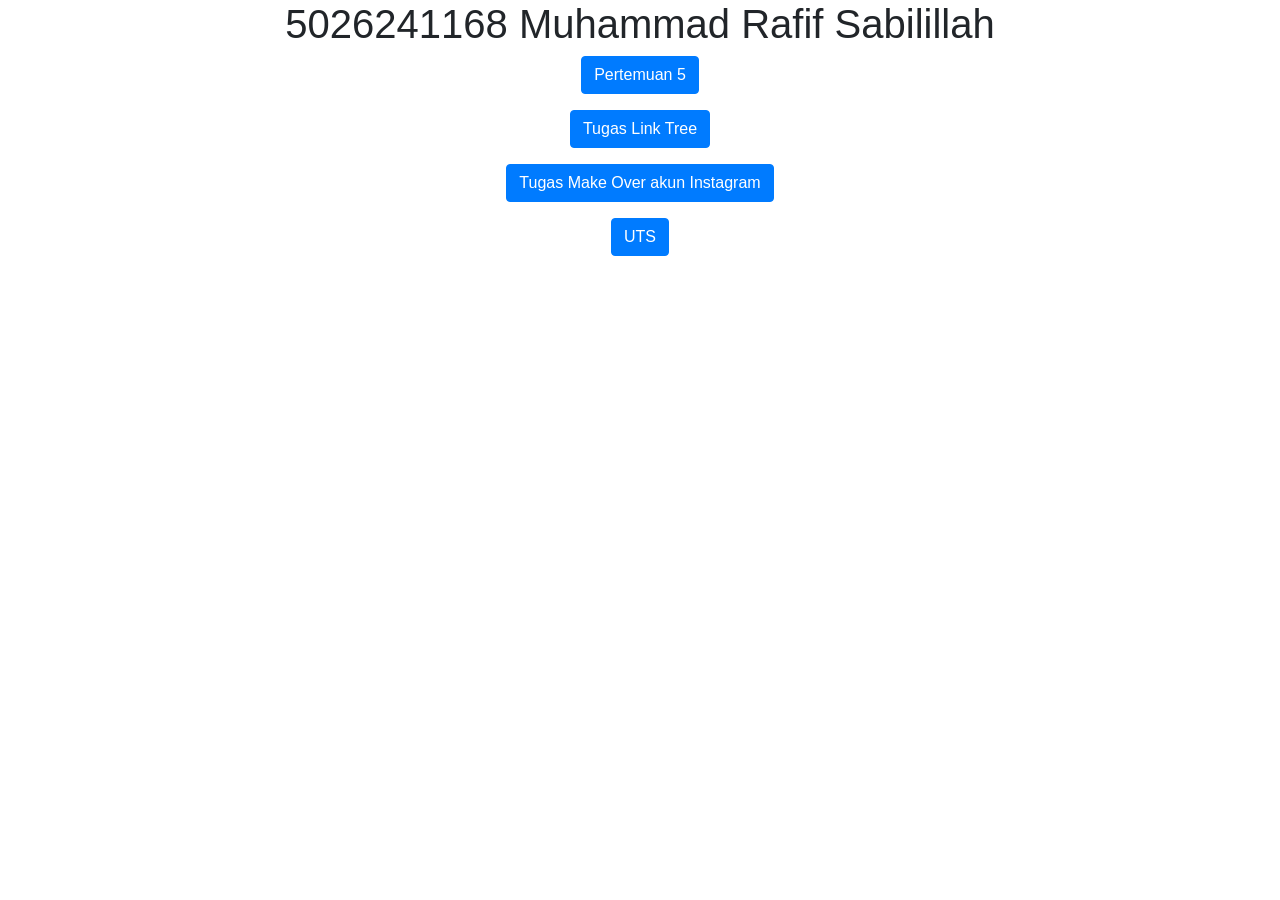
<file: index.html>
<!DOCTYPE html>
<html lang="en">

<head>
    <title>Linktree PemWeb</title>
    <meta charset="utf-8">
    <meta name="viewport" content="width=device-width, initial-scale=1">
    <link rel="stylesheet" href="https://cdn.jsdelivr.net/npm/bootstrap@4.6.2/dist/css/bootstrap.min.css">
    <script src="https://cdn.jsdelivr.net/npm/jquery@3.7.1/dist/jquery.slim.min.js"></script>
    <script src="https://cdn.jsdelivr.net/npm/popper.js@1.16.1/dist/umd/popper.min.js"></script>
    <script src="https://cdn.jsdelivr.net/npm/bootstrap@4.6.2/dist/js/bootstrap.bundle.min.js"></script>
</head>

<body>

    <div class="container">
        <center>
            <h1>5026241168 Muhammad Rafif Sabilillah</h1>
            <p>
                <a href="pertemuan5.html" target="_blank" class="btn btn-primary">
                    Pertemuan 5
                </a>
            </p>
            <p>
                <a href="linktree.html" target="_blank" class="btn btn-primary">
                    Tugas Link Tree
                </a>
            </p>
            <p>
                <a href="tugas-ets.html" target="_blank" class="btn btn-primary">
                    Tugas Make Over akun Instagram
                </a>
            </p>
            <p>
                <a href="startbootstrap-landing-page-gh-pages/5026241168_Muhammad_Rafif_Sabilillah.html" target="_blank" class="btn btn-primary">
                    UTS
                </a>
            </p>
        </center>
    </div>

</body>

</html>
</file>
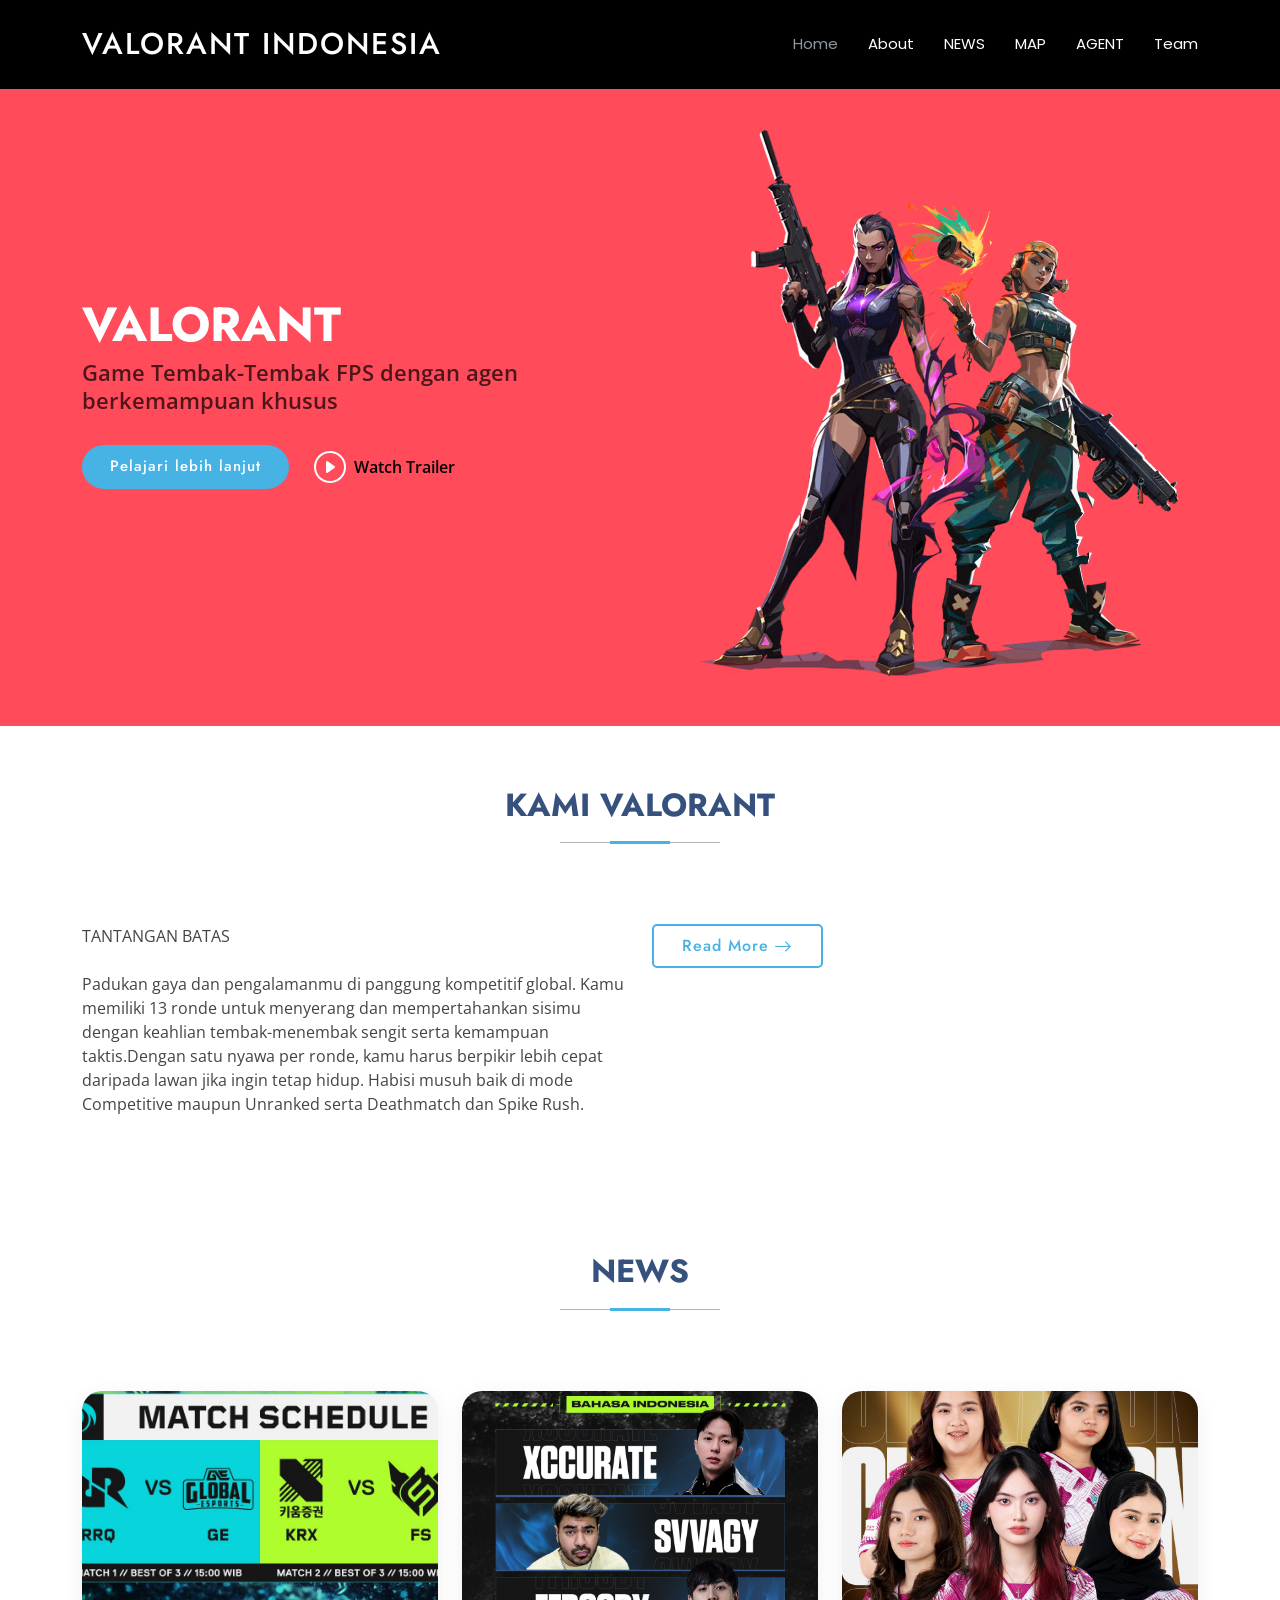
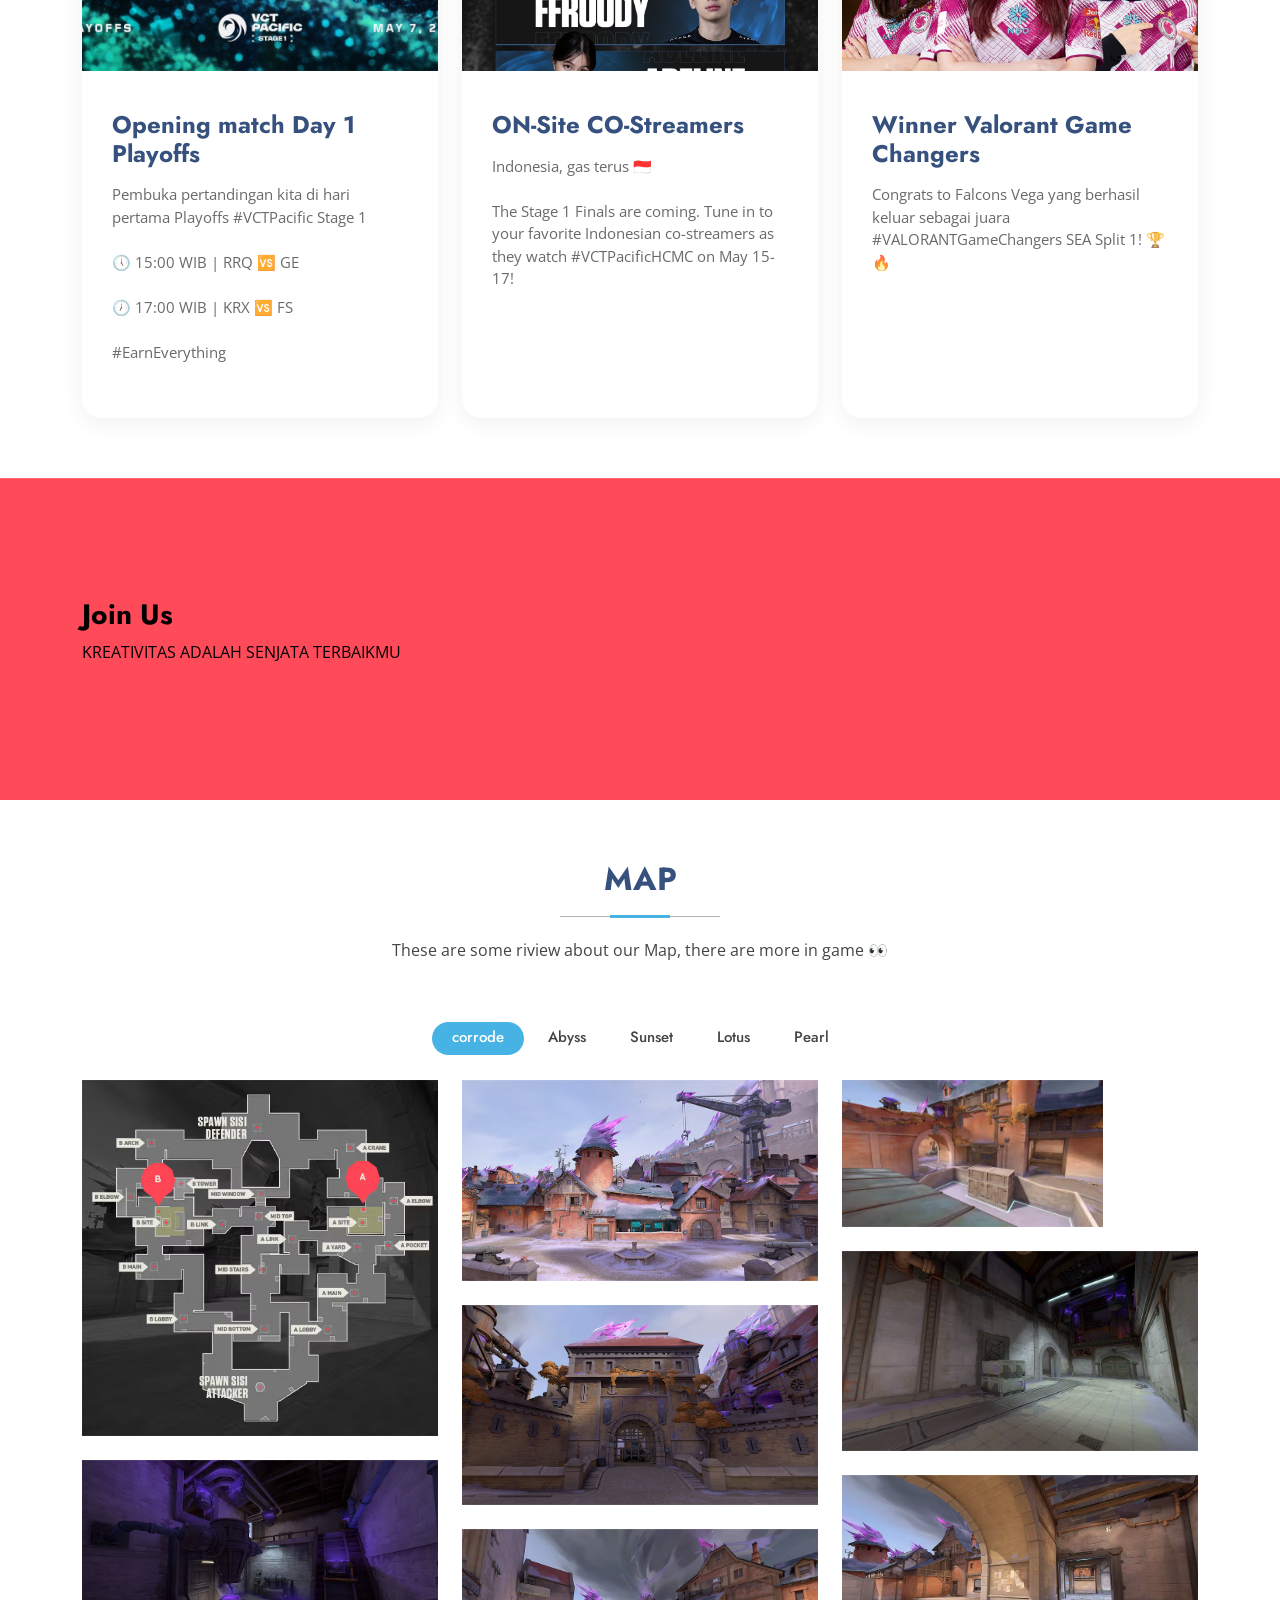
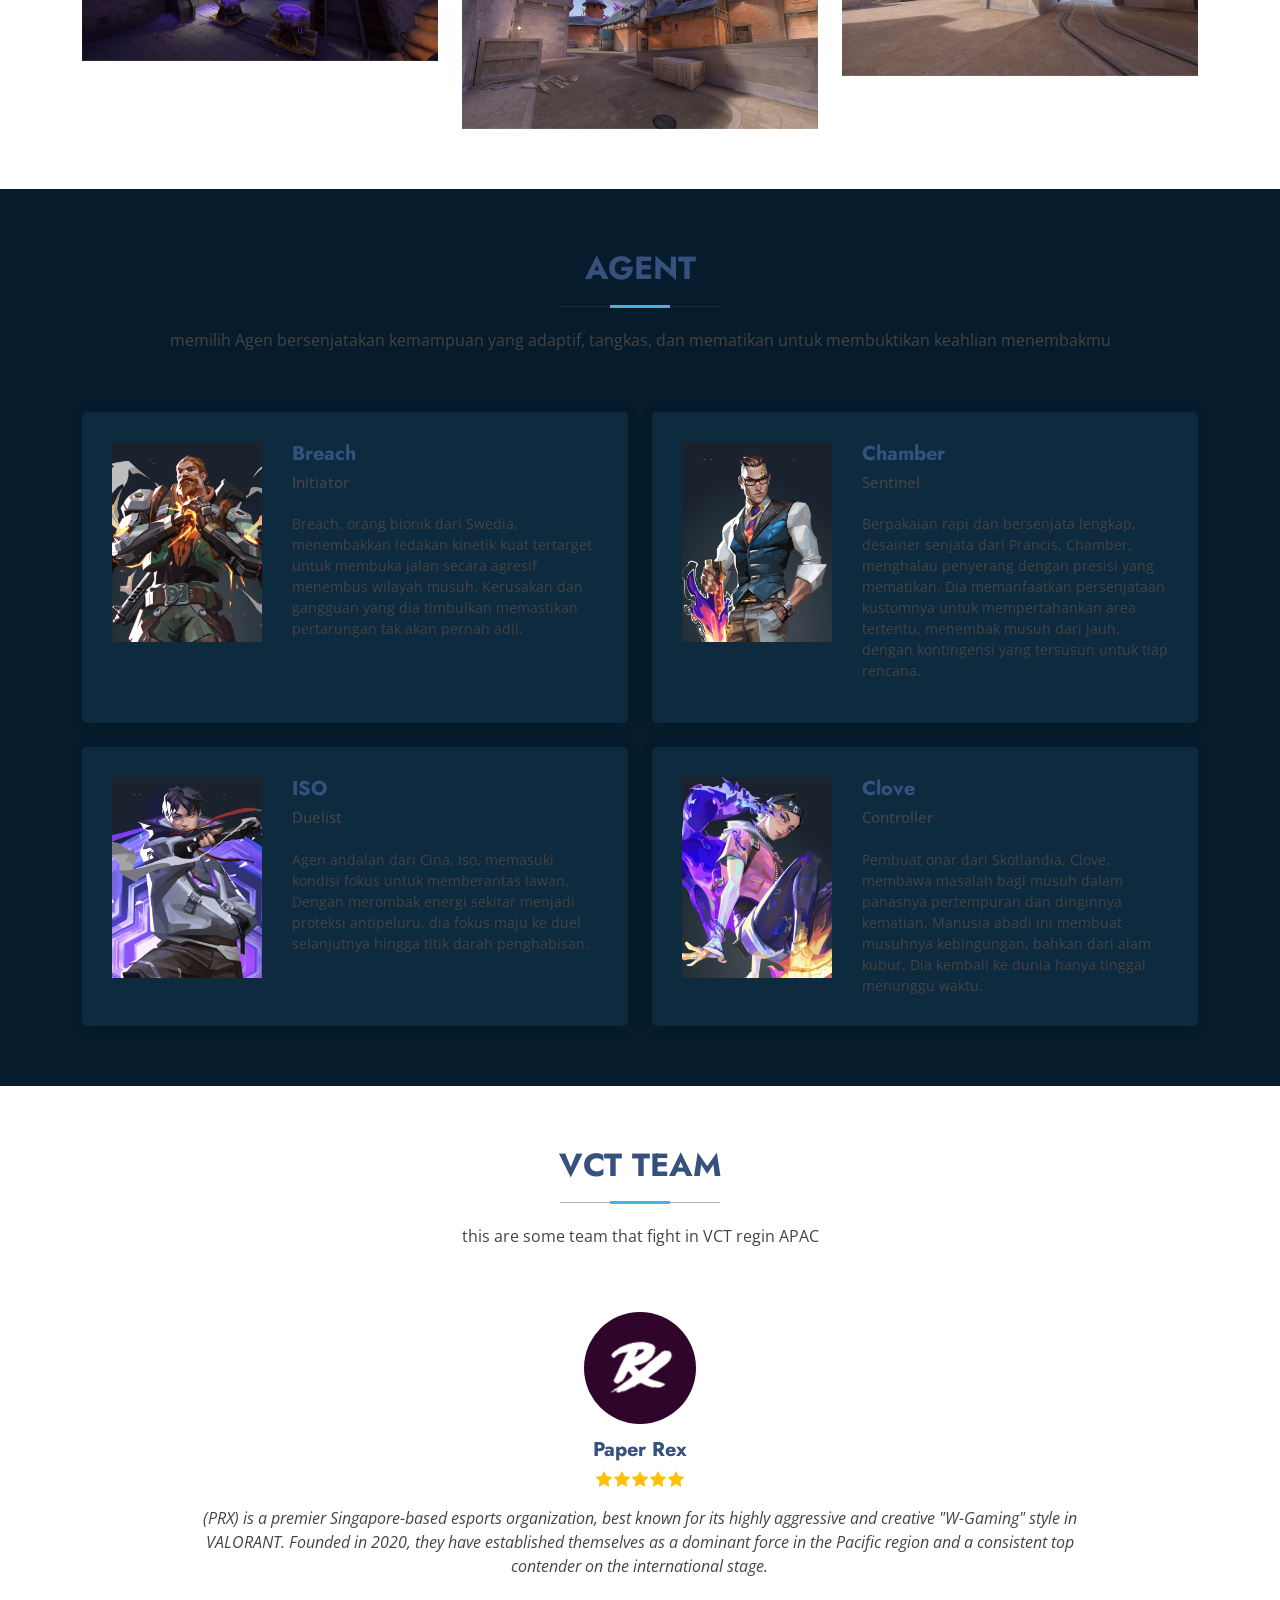
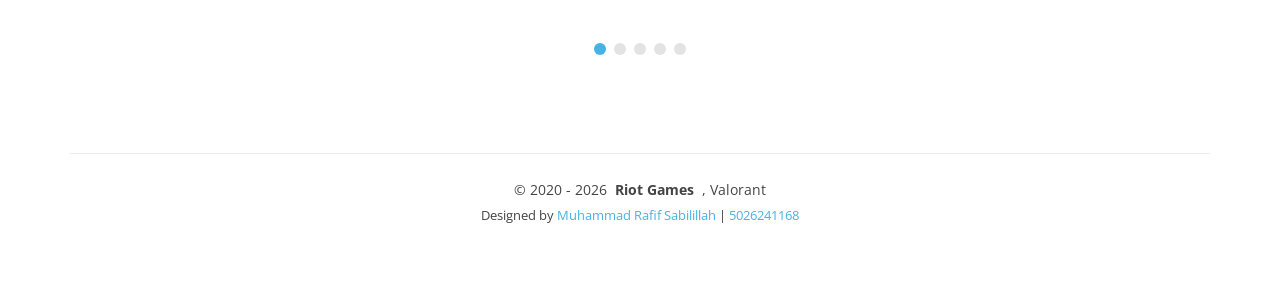
<file: tugas-ets.html>
<!DOCTYPE html>
<html lang="en">

<head>
  <meta charset="utf-8">
  <meta content="width=device-width, initial-scale=1.0" name="viewport">
  <title>Valorant Indonesia</title>
  <meta name="description" content="">
  <meta name="keywords" content="">

  <!-- Favicons -->
  <link href="assets/img/Valorant.png" rel="icon">
  <link href="assets/img/apple-touch-icon.png" rel="apple-touch-icon">

  <!-- Fonts -->
  <link href="https://fonts.googleapis.com" rel="preconnect">
  <link href="https://fonts.gstatic.com" rel="preconnect" crossorigin>
  <link href="https://fonts.googleapis.com/css2?family=Open+Sans:ital,wght@0,300;0,400;0,500;0,600;0,700;0,800;1,300;1,400;1,500;1,600;1,700;1,800&family=Poppins:ital,wght@0,100;0,200;0,300;0,400;0,500;0,600;0,700;0,800;0,900;1,100;1,200;1,300;1,400;1,500;1,600;1,700;1,800;1,900&family=Jost:ital,wght@0,100;0,200;0,300;0,400;0,500;0,600;0,700;0,800;0,900;1,100;1,200;1,300;1,400;1,500;1,600;1,700;1,800;1,900&display=swap" rel="stylesheet">

  <!-- Vendor CSS Files -->
  <link href="assets/vendor/bootstrap/css/bootstrap.min.css" rel="stylesheet">
  <link href="assets/vendor/bootstrap-icons/bootstrap-icons.css" rel="stylesheet">
  <link href="assets/vendor/aos/aos.css" rel="stylesheet">
  <link href="assets/vendor/glightbox/css/glightbox.min.css" rel="stylesheet">
  <link href="assets/vendor/swiper/swiper-bundle.min.css" rel="stylesheet">

  <!-- Main CSS File -->
  <link href="assets/css/style.css" rel="stylesheet">

  <!-- =======================================================
  * Template Name: Arsha
  * Template URL: https://bootstrapmade.com/arsha-free-bootstrap-html-template-corporate/
  * Updated: Feb 22 2025 with Bootstrap v5.3.3
  * Author: BootstrapMade.com
  * License: https://bootstrapmade.com/license/
  ======================================================== -->
</head>

<body class="index-page">

  <header id="header" class="header d-flex align-items-center fixed-top">
    <div class="container-fluid container-xl position-relative d-flex align-items-center">

      <a href="index.html" class="logo d-flex align-items-center me-auto">
        <!-- Uncomment the line below if you also wish to use an image logo -->
        <!-- <img src="assets/img/logo.webp" alt=""> -->
        <h1 class="sitename">VALORANT INDONESIA</h1>
      </a>

      <nav id="navmenu" class="navmenu">
        <ul>
          <li><a href="#hero" class="active">Home</a></li>
          <li><a href="#about">About</a></li>
          <li><a href="#work-process">NEWS</a></li>
          <li><a href="#MAP">MAP</a></li>
          <li><a href="#team">AGENT</a></li>
          <li><a href="#testimonials">Team</a></li>
        </ul>
        <i class="mobile-nav-toggle d-xl-none bi bi-list"></i>
      </nav>

    </div>
  </header>

  <main class="main">

    <!-- Hero Section -->
    <section id="hero" class="hero section dark-background">

      <div class="container">
        <div class="row gy-4">
          <div class="col-md-6 order-2 order-lg-1 d-flex flex-column justify-content-center" data-aos="zoom-out">
            <h1>VALORANT</h1>
            <p>Game Tembak-Tembak FPS dengan agen berkemampuan khusus</p>
            <div class="d-flex">
              <a href="#about" class="btn-get-started">Pelajari lebih lanjut</a>
              <a href="https://youtu.be/e_E9W2vsRbQ?si=RiMC3XucAw8qXenn" class="glightbox btn-watch-video d-flex align-items-center"><i class="bi bi-play-circle"></i><span>Watch Trailer</span></a>
            </div>
          </div>
          <div class="col-lg-6 order-1 order-lg-2 hero-img" data-aos="zoom-out" data-aos-delay="200">
            <img src="assets/img/hero-img.avif" class="img-fluid animated" alt="">
          </div>
        </div>
      </div>

    </section><!-- /Hero Section -->


    <!-- About Section -->
    <section id="about" class="about section">

      <!-- Section Title -->
      <div class="container section-title" data-aos="fade-up">
        <h2>KAMI VALORANT</h2>
      </div><!-- End Section Title -->

      <div class="container">

        <div class="row gy-4">

          <div class="col-lg-6 content" data-aos="fade-up" data-aos-delay="100">
            <p>
              TANTANGAN BATAS<br></br>
              Padukan gaya dan pengalamanmu di panggung kompetitif global. Kamu memiliki 13 ronde untuk menyerang dan mempertahankan sisimu dengan keahlian tembak-menembak sengit serta kemampuan taktis.Dengan satu nyawa per ronde, kamu harus berpikir lebih cepat daripada lawan jika ingin tetap hidup. Habisi musuh baik di mode Competitive maupun Unranked serta Deathmatch dan Spike Rush.
            </p>
          </div>

          <div class="col-lg-6" data-aos="fade-up" data-aos-delay="200">
            <a href="https://youtu.be/e_E9W2vsRbQ?si=RiMC3XucAw8qXenn" class="read-more"><span>Read More</span><i class="bi bi-arrow-right"></i></a>
          </div>

        </div>

      </div>

    </section><!-- /About Section -->


    <!-- Work Process Section -->
    <section id="work-process" class="work-process section">

      <!-- Section Title -->
      <div class="container section-title" data-aos="fade-up">
        <h2>NEWS</h2>
      </div><!-- End Section Title -->

      <div class="container" data-aos="fade-up" data-aos-delay="100">

        <div class="row gy-5">

          <div class="col-lg-4" data-aos="fade-up" data-aos-delay="200">
            <div class="steps-item">
              <div class="steps-image">
                <img src="assets/img/steps/schedule-1.jpg" alt="Step 1" class="img-fluid" loading="lazy">
              </div>
              <div class="steps-content">
                <h3>Opening match Day 1 Playoffs </h3>
                <p>Pembuka pertandingan kita di hari pertama Playoffs #VCTPacific Stage 1<br></br>🕔 15:00 WIB | RRQ 🆚 GE <br></br>
🕖 17:00 WIB | KRX 🆚 FS <br></br> #EarnEverything</p>
                <div class="steps-features">
                  <div class="feature-item">
                  </div>
                </div>
              </div>
            </div><!-- End Steps Item -->
          </div>

          <div class="col-lg-4" data-aos="fade-up" data-aos-delay="300">
            <div class="steps-item">
              <div class="steps-image">
                <img src="assets/img/steps/Stream-1.jpg" alt="Step 2" class="img-fluid" loading="lazy">
              </div>
              <div class="steps-content">
                <h3>ON-Site CO-Streamers</h3>
                <p>Indonesia, gas terus 🇮🇩 <br></br> The Stage 1 Finals are coming. Tune in to your favorite Indonesian co-streamers as they watch #VCTPacificHCMC on May 15-17!</p>
                <div class="steps-features">
                  <div class="feature-item">
                  </div>
                </div>
              </div>
            </div><!-- End Steps Item -->
          </div>

          <div class="col-lg-4" data-aos="fade-up" data-aos-delay="400">
            <div class="steps-item">
              <div class="steps-image">
                <img src="assets/img/steps/Champs-1.jpg" alt="Step 3" class="img-fluid" loading="lazy">
              </div>
              <div class="steps-content">
                <h3>Winner Valorant Game Changers</h3>
                <p>Congrats to Falcons Vega yang berhasil keluar sebagai juara #VALORANTGameChangers SEA Split 1! 🏆🔥</p>
                <div class="steps-features">
                  <div class="feature-item">
                </div>
              </div>
            </div><!-- End Steps Item -->
          </div>

        </div>

      </div>

    </section><!-- /Work Process Section -->

    <!-- Call To Action Section -->
    <section id="call-to-action" class="call-to-action section dark-background">

      <img src="assets/img/bg/bg-8.jpg" alt="">

      <div class="container">

        <div class="row" data-aos="zoom-in" data-aos-delay="100">
          <div class="col-xl-9 text-center text-xl-start">
            <h3>Join Us</h3>
            <p>KREATIVITAS ADALAH SENJATA TERBAIKMU</p>
          </div>
        </div>

      </div>

    </section><!-- /Call To Action Section -->

    <!-- MAP Section -->
    <section id="MAP" class="MAP section">

      <!-- Section Title -->
      <div class="container section-title" data-aos="fade-up">
        <h2>MAP</h2>
        <p>These are some riview about our Map, there are more in game 👀</p>
      </div><!-- End Section Title -->

      <div class="container">

        <div class="isotope-layout" data-default-filter=".map-corrode" data-layout="masonry" data-sort="original-order">

          <ul class="MAP-filters isotope-filters" data-aos="fade-up" data-aos-delay="100">
            <li data-filter=".map-corrode" class="filter-active">corrode</li>
            <li data-filter=".map-abyss">Abyss</li>
            <li data-filter=".map-sunset">Sunset</li>
            <li data-filter=".map-lotus">Lotus</li>
            <li data-filter=".map-pearl">Pearl</li>
          </ul><!-- End MAP Filters -->

          <div class="row gy-4 isotope-container" data-aos="fade-up" data-aos-delay="200">

            <div class="col-lg-4 col-md-6 MAP-item isotope-item map-corrode">
              <img src="assets/img/MAP/corrode.avif" class="img-fluid" alt="">
              <div class="MAP-info">
                <h4>Corrode</h4>
                <p>Kota kastil Prancis yang kini menjadi fasilitas penambangan radianite. Bertempurlah menggunakan mesin industri untuk menjebol pertahanan berlapis dalam peta tiga jalur tradisional ini</p>
                <a href="assets/img/MAP/corrode.avif" data-gallery="MAP-gallery-corrode" class="glightbox preview-link"><i class="bi bi-zoom-in"></i></a>
                <a href="MAP-details.html" title="More Details" class="details-link"><i class="bi bi-link-45deg"></i></a>
              </div>
            </div><!-- End MAP Item -->

             <div class="col-lg-4 col-md-6 MAP-item isotope-item map-corrode">
              <img src="assets/img/MAP/corrode-1.avif" class="img-fluid" alt="">
              <div class="MAP-info">
                <a href="assets/img/MAP/corrode-1.avif" data-gallery="MAP-gallery-corrode" class="glightbox preview-link"><i class="bi bi-zoom-in"></i></a>
                <a href="MAP-details.html" title="More Details" class="details-link"><i class="bi bi-link-45deg"></i></a>
              </div>
            </div><!-- End MAP Item -->

             <div class="col-lg-3 col-md-6 MAP-item isotope-item map-corrode">
              <img src="assets/img/MAP/corrode-2.avif" class="img-fluid MAP-bigger" alt="">
              <div class="MAP-info">
                <a href="assets/img/MAP/corrode-2.avif" data-gallery="MAP-gallery-corrode" class="glightbox preview-link"><i class="bi bi-zoom-in"></i></a>
                <a href="MAP-details.html" title="More Details" class="details-link"><i class="bi bi-link-45deg"></i></a>
              </div>
            </div><!-- End MAP Item -->

            <div class="col-lg-4 col-md-6 MAP-item isotope-item map-corrode">
              <img src="assets/img/MAP/corrode-3.avif" class="img-fluid" alt="">
              <div class="MAP-info">
                <a href="assets/img/MAP/corrode-3.avif" data-gallery="MAP-gallery-corrode" class="glightbox preview-link"><i class="bi bi-zoom-in"></i></a>
                <a href="MAP-details.html" title="More Details" class="details-link"><i class="bi bi-link-45deg"></i></a>
              </div>
            </div><!-- End MAP Item -->

            <div class="col-lg-4 col-md-6 MAP-item isotope-item map-corrode">
              <img src="assets/img/MAP/corrode-4.avif" class="img-fluid" alt="">
              <div class="MAP-info">
                <a href="assets/img/MAP/corrode-4.avif" data-gallery="MAP-gallery-corrode" class="glightbox preview-link"><i class="bi bi-zoom-in"></i></a>
                <a href="MAP-details.html" title="More Details" class="details-link"><i class="bi bi-link-45deg"></i></a>
              </div>
            </div><!-- End MAP Item -->

             <div class="col-lg-4 col-md-6 MAP-item isotope-item map-corrode">
              <img src="assets/img/MAP/corrode-5.avif" class="img-fluid" alt="">
              <div class="MAP-info">
                <a href="assets/img/MAP/corrode-5.avif" data-gallery="MAP-gallery-corrode" class="glightbox preview-link"><i class="bi bi-zoom-in"></i></a>
                <a href="MAP-details.html" title="More Details" class="details-link"><i class="bi bi-link-45deg"></i></a>
              </div>
            </div><!-- End MAP Item -->

            <div class="col-lg-4 col-md-6 MAP-item isotope-item map-corrode">
              <img src="assets/img/MAP/corrode-6.avif" class="img-fluid" alt="">
              <div class="MAP-info">
                <a href="assets/img/MAP/corrode-6.avif" data-gallery="MAP-gallery-corrode" class="glightbox preview-link"><i class="bi bi-zoom-in"></i></a>
                <a href="MAP-details.html" title="More Details" class="details-link"><i class="bi bi-link-45deg"></i></a>
              </div>
            </div><!-- End MAP Item -->

            <div class="col-lg-4 col-md-6 MAP-item isotope-item map-corrode">
              <img src="assets/img/MAP/corrode-7.avif" class="img-fluid" alt="">
              <div class="MAP-info">
                <a href="assets/img/MAP/corrode-7.avif" data-gallery="MAP-gallery-corrode" class="glightbox preview-link"><i class="bi bi-zoom-in"></i></a>
                <a href="MAP-details.html" title="More Details" class="details-link"><i class="bi bi-link-45deg"></i></a>
              </div>
            </div><!-- End MAP Item -->

            <div class="col-lg-4 col-md-6 MAP-item isotope-item map-abyss">
              <img src="assets/img/MAP/Abyss.png" class="img-fluid" alt="">
              <div class="MAP-info">
                <h4>Abyss</h4>
                <p>Lihatlah ke dalam Abyss, pangkalan rahasia yang terkubur jauh di dalam jurang yang tidak tertembus dan tidak berujung. <br></br> Manfaatkan medan terjal untuk strategi baru utility, atau untuk memancing musuh. Risiko besar bisa memberikan imbalan besar. Kamu hanya perlu mengeksekusi dengan tepat.</p>
                <a href="assets/img/MAP/Abyss.png" data-gallery="MAP-gallery-abyss" class="glightbox preview-link"><i class="bi bi-zoom-in"></i></a>
                <a href="MAP-details.html" title="More Details" class="details-link"><i class="bi bi-link-45deg"></i></a>
              </div>
            </div><!-- End MAP Item -->

            <div class="col-lg-4 col-md-6 MAP-item isotope-item map-abyss">
              <img src="assets/img/MAP/Abyss-1.avif" class="img-fluid" alt="">
              <div class="MAP-info">
                <a href="assets/img/MAP/Abyss-1.avif" data-gallery="MAP-gallery-abyss" class="glightbox preview-link"><i class="bi bi-zoom-in"></i></a>
                <a href="MAP-details.html" title="More Details" class="details-link"><i class="bi bi-link-45deg"></i></a>
              </div>
            </div><!-- End MAP Item -->

             <div class="col-lg-3 col-md-6 MAP-item isotope-item map-abyss">
              <img src="assets/img/MAP/Abyss-2.avif" class="img-fluid corrode" alt="">
              <div class="MAP-info">
                <a href="assets/img/MAP/Abyss-2.avif" data-gallery="MAP-gallery-abyss" class="glightbox preview-link"><i class="bi bi-zoom-in"></i></a>
                <a href="MAP-details.html" title="More Details" class="details-link"><i class="bi bi-link-45deg"></i></a>
              </div>
            </div><!-- End MAP Item -->

            <div class="col-lg-4 col-md-6 MAP-item isotope-item map-abyss">
              <img src="assets/img/MAP/abyss-3.avif" class="img-fluid" alt="">
              <div class="MAP-info">
                <a href="assets/img/MAP/abyss-3.avif" data-gallery="MAP-gallery-abyss" class="glightbox preview-link"><i class="bi bi-zoom-in"></i></a>
                <a href="MAP-details.html" title="More Details" class="details-link"><i class="bi bi-link-45deg"></i></a>
              </div>
            </div><!-- End MAP Item -->

            <div class="col-lg-4 col-md-6 MAP-item isotope-item map-abyss">
              <img src="assets/img/MAP/Abyss-4.avif" class="img-fluid" alt="">
              <div class="MAP-info">
                <a href="assets/img/MAP/Abyss-4.avif" data-gallery="MAP-gallery-abyss" class="glightbox preview-link"><i class="bi bi-zoom-in"></i></a>
                <a href="MAP-details.html" title="More Details" class="details-link"><i class="bi bi-link-45deg"></i></a>
              </div>
            </div><!-- End MAP Item -->
            
            <div class="col-lg-4 col-md-6 MAP-item isotope-item map-abyss">
              <img src="assets/img/MAP/Abyss-5.avif" class="img-fluid" alt="">
              <div class="MAP-info">
                <a href="assets/img/MAP/Abyss-5.avif" data-gallery="MAP-gallery-abyss" class="glightbox preview-link"><i class="bi bi-zoom-in"></i></a>
                <a href="MAP-details.html" title="More Details" class="details-link"><i class="bi bi-link-45deg"></i></a>
              </div>
            </div><!-- End MAP Item -->

            <div class="col-lg-4 col-md-6 MAP-item isotope-item map-abyss">
              <img src="assets/img/MAP/Abyss-6.avif" class="img-fluid" alt="">
              <div class="MAP-info">
                <a href="assets/img/MAP/Abyss-6.avif" data-gallery="MAP-gallery-abyss" class="glightbox preview-link"><i class="bi bi-zoom-in"></i></a>
                <a href="MAP-details.html" title="More Details" class="details-link"><i class="bi bi-link-45deg"></i></a>
              </div>
            </div><!-- End MAP Item -->

            <div class="col-lg-4 col-md-6 MAP-item isotope-item map-abyss">
              <img src="assets/img/MAP/Abyss-7.avif" class="img-fluid" alt="">
              <div class="MAP-info">
                <a href="assets/img/MAP/Abyss-7.avif" data-gallery="MAP-gallery-abyss" class="glightbox preview-link"><i class="bi bi-zoom-in"></i></a>
                <a href="MAP-details.html" title="More Details" class="details-link"><i class="bi bi-link-45deg"></i></a>
              </div>
            </div><!-- End MAP Item -->

            <div class="col-lg-4 col-md-6 MAP-item isotope-item map-sunset">
              <img src="assets/img/MAP/Sunset.avif" class="img-fluid" alt="">
              <div class="MAP-info">
                <h4>Sunset</h4>
                <p>Sebuah bencana di fasilitas Kingdom setempat berpotensi melanda seluruh kawasan di sekitar. Kunjungi truk makanan favoritmu, lalu bertarunglah ke seluruh penjuru kota di peta tiga jalur tradisional ini.</p>
                <a href="assets/img/MAP/Sunset.avif" data-gallery="MAP-gallery-sunset" class="glightbox preview-link"><i class="bi bi-zoom-in"></i></a>
                <a href="MAP-details.html" title="More Details" class="details-link"><i class="bi bi-link-45deg"></i></a>
              </div>
            </div><!-- End MAP Item -->

             <div class="col-lg-4 col-md-6 MAP-item isotope-item map-sunset">
              <img src="assets/img/MAP/Sunset-1.avif" class="img-fluid" alt="">
              <div class="MAP-info">
                <a href="assets/img/MAP/Sunset-1.avif" data-gallery="MAP-gallery-sunset" class="glightbox preview-link"><i class="bi bi-zoom-in"></i></a>
                <a href="MAP-details.html" title="More Details" class="details-link"><i class="bi bi-link-45deg"></i></a>
              </div>
            </div><!-- End MAP Item -->

             <div class="col-lg-3 col-md-6 MAP-item isotope-item map-sunset">
              <img src="assets/img/MAP/Sunset-2.avif" class="img-fluid MAP-bigger" alt="">
              <div class="MAP-info">
                <a href="assets/img/MAP/Sunset-2.avif" data-gallery="MAP-gallery-sunset" class="glightbox preview-link"><i class="bi bi-zoom-in"></i></a>
                <a href="MAP-details.html" title="More Details" class="details-link"><i class="bi bi-link-45deg"></i></a>
              </div>
            </div><!-- End MAP Item -->

            <div class="col-lg-4 col-md-6 MAP-item isotope-item map-sunset">
              <img src="assets/img/MAP/Sunset-3.avif" class="img-fluid" alt="">
              <div class="MAP-info">
                <a href="assets/img/MAP/Sunset-3.avif" data-gallery="MAP-gallery-sunset" class="glightbox preview-link"><i class="bi bi-zoom-in"></i></a>
                <a href="MAP-details.html" title="More Details" class="details-link"><i class="bi bi-link-45deg"></i></a>
              </div>
            </div><!-- End MAP Item -->

            <div class="col-lg-4 col-md-6 MAP-item isotope-item map-sunset">
              <img src="assets/img/MAP/Sunset-4.avif" class="img-fluid" alt="">
              <div class="MAP-info">
                <a href="assets/img/MAP/Sunset-4.avif" data-gallery="MAP-gallery-sunset" class="glightbox preview-link"><i class="bi bi-zoom-in"></i></a>
                <a href="MAP-details.html" title="More Details" class="details-link"><i class="bi bi-link-45deg"></i></a>
              </div>
            </div><!-- End MAP Item -->

             <div class="col-lg-4 col-md-6 MAP-item isotope-item map-sunset">
              <img src="assets/img/MAP/Sunset-5.avif" class="img-fluid" alt="">
              <div class="MAP-info">
                <a href="assets/img/MAP/Sunset-5.avif" data-gallery="MAP-gallery-sunset" class="glightbox preview-link"><i class="bi bi-zoom-in"></i></a>
                <a href="MAP-details.html" title="More Details" class="details-link"><i class="bi bi-link-45deg"></i></a>
              </div>
            </div><!-- End MAP Item -->

            <div class="col-lg-4 col-md-6 MAP-item isotope-item map-sunset">
              <img src="assets/img/MAP/Sunset-6.avif" class="img-fluid" alt="">
              <div class="MAP-info">
                <a href="assets/img/MAP/Sunset-6.avif" data-gallery="MAP-gallery-sunset" class="glightbox preview-link"><i class="bi bi-zoom-in"></i></a>
                <a href="MAP-details.html" title="More Details" class="details-link"><i class="bi bi-link-45deg"></i></a>
              </div>
            </div><!-- End MAP Item -->

            <div class="col-lg-4 col-md-6 MAP-item isotope-item map-sunset">
              <img src="assets/img/MAP/Sunset-7.avif" class="img-fluid" alt="">
              <div class="MAP-info">
                <a href="assets/img/MAP/Sunset-7.avif" data-gallery="MAP-gallery-sunset" class="glightbox preview-link"><i class="bi bi-zoom-in"></i></a>
                <a href="MAP-details.html" title="More Details" class="details-link"><i class="bi bi-link-45deg"></i></a>
              </div>
            </div><!-- End MAP Item -->

            <div class="col-lg-4 col-md-6 MAP-item isotope-item map-lotus">
              <img src="assets/img/MAP/lotus.avif" class="img-fluid" alt="">
              <div class="MAP-info">
                <h4>Lotus</h4>
                <p>Sebuah struktur misterius lokasi saluran astral yang memancarkan kekuatan kuno. Pintu-pintu batu besar memberi banyak peluang pergerakan dan membuka jalan menuju tiga situs misterius.</p>
                <a href="assets/img/MAP/lotus.avif" data-gallery="MAP-gallery-lotus" class="glightbox preview-link"><i class="bi bi-zoom-in"></i></a>
                <a href="MAP-details.html" title="More Details" class="details-link"><i class="bi bi-link-45deg"></i></a>
              </div>
            </div><!-- End MAP Item -->

             <div class="col-lg-4 col-md-6 MAP-item isotope-item map-lotus">
              <img src="assets/img/MAP/lotus-1.avif" class="img-fluid" alt="">
              <div class="MAP-info">
                <a href="assets/img/MAP/lotus-1.avif" data-gallery="MAP-gallery-lotus" class="glightbox preview-link"><i class="bi bi-zoom-in"></i></a>
                <a href="MAP-details.html" title="More Details" class="details-link"><i class="bi bi-link-45deg"></i></a>
              </div>
            </div><!-- End MAP Item -->

             <div class="col-lg-3 col-md-6 MAP-item isotope-item map-lotus">
              <img src="assets/img/MAP/lotus-2.avif" class="img-fluid MAP-bigger" alt="">
              <div class="MAP-info">
                <a href="assets/img/MAP/lotus-2.avif" data-gallery="MAP-gallery-lotus" class="glightbox preview-link"><i class="bi bi-zoom-in"></i></a>
                <a href="MAP-details.html" title="More Details" class="details-link"><i class="bi bi-link-45deg"></i></a>
              </div>
            </div><!-- End MAP Item -->

            <div class="col-lg-4 col-md-6 MAP-item isotope-item map-lotus">
              <img src="assets/img/MAP/lotus-3.avif" class="img-fluid" alt="">
              <div class="MAP-info">
                <a href="assets/img/MAP/lotus-3.avif" data-gallery="MAP-gallery-lotus" class="glightbox preview-link"><i class="bi bi-zoom-in"></i></a>
                <a href="MAP-details.html" title="More Details" class="details-link"><i class="bi bi-link-45deg"></i></a>
              </div>
            </div><!-- End MAP Item -->

            <div class="col-lg-4 col-md-6 MAP-item isotope-item map-lotus">
              <img src="assets/img/MAP/lotus-4.avif" class="img-fluid" alt="">
              <div class="MAP-info">
                <a href="assets/img/MAP/lotus-4.avif" data-gallery="MAP-gallery-lotus" class="glightbox preview-link"><i class="bi bi-zoom-in"></i></a>
                <a href="MAP-details.html" title="More Details" class="details-link"><i class="bi bi-link-45deg"></i></a>
              </div>
            </div><!-- End MAP Item -->

             <div class="col-lg-4 col-md-6 MAP-item isotope-item map-lotus">
              <img src="assets/img/MAP/lotus-5.avif" class="img-fluid" alt="">
              <div class="MAP-info">
                <a href="assets/img/MAP/lotus-5.avif" data-gallery="MAP-gallery-lotus" class="glightbox preview-link"><i class="bi bi-zoom-in"></i></a>
                <a href="MAP-details.html" title="More Details" class="details-link"><i class="bi bi-link-45deg"></i></a>
              </div>
            </div><!-- End MAP Item -->

            <div class="col-lg-4 col-md-6 MAP-item isotope-item map-lotus">
              <img src="assets/img/MAP/lotus-6.avif" class="img-fluid" alt="">
              <div class="MAP-info">
                <a href="assets/img/MAP/lotus-6.avif" data-gallery="MAP-gallery-lotus" class="glightbox preview-link"><i class="bi bi-zoom-in"></i></a>
                <a href="MAP-details.html" title="More Details" class="details-link"><i class="bi bi-link-45deg"></i></a>
              </div>
            </div><!-- End MAP Item -->
            
            <div class="col-lg-4 col-md-6 MAP-item isotope-item map-pearl">
              <img src="assets/img/MAP/pearl.avif" class="img-fluid" alt="">
              <div class="MAP-info">
                <h4>Pearl</h4>
                <p>Tim Penyerang push ke area Tim Pertahanan di peta dua lokasi, berlatar di kota bawah laut yang meriah. Pearl adalah peta berbasis geografi tanpa mekanika.<br></br>Lancarkan aksi melalui jalur mid yang padat atau sisi sayap yang lebih jauh di peta pertama yang berlatar di Omega Earth.</p>
                <a href="assets/img/MAP/pearl.avif" data-gallery="MAP-gallery-pearl" class="glightbox preview-link"><i class="bi bi-zoom-in"></i></a>
                <a href="MAP-details.html" title="More Details" class="details-link"><i class="bi bi-link-45deg"></i></a>
              </div>
            </div><!-- End MAP Item -->

             <div class="col-lg-4 col-md-6 MAP-item isotope-item map-pearl">
              <img src="assets/img/MAP/pearl-1.avif" class="img-fluid" alt="">
              <div class="MAP-info">
                <a href="assets/img/MAP/pearl-1.avif" data-gallery="MAP-gallery-pearl" class="glightbox preview-link"><i class="bi bi-zoom-in"></i></a>
                <a href="MAP-details.html" title="More Details" class="details-link"><i class="bi bi-link-45deg"></i></a>
              </div>
            </div><!-- End MAP Item -->

             <div class="col-lg-3 col-md-6 MAP-item isotope-item map-pearl">
              <img src="assets/img/MAP/pearl-2.avif" class="img-fluid MAP-bigger" alt="">
              <div class="MAP-info">
                <a href="assets/img/MAP/pearl-2.avif" data-gallery="MAP-gallery-pearl" class="glightbox preview-link"><i class="bi bi-zoom-in"></i></a>
                <a href="MAP-details.html" title="More Details" class="details-link"><i class="bi bi-link-45deg"></i></a>
              </div>
            </div><!-- End MAP Item -->

            <div class="col-lg-4 col-md-6 MAP-item isotope-item map-pearl">
              <img src="assets/img/MAP/pearl-3.avif" class="img-fluid" alt="">
              <div class="MAP-info">
                <a href="assets/img/MAP/pearl-3.avif" data-gallery="MAP-gallery-pearl" class="glightbox preview-link"><i class="bi bi-zoom-in"></i></a>
                <a href="MAP-details.html" title="More Details" class="details-link"><i class="bi bi-link-45deg"></i></a>
              </div>
            </div><!-- End MAP Item -->

            <div class="col-lg-4 col-md-6 MAP-item isotope-item map-pearl">
              <img src="assets/img/MAP/pearl-4.avif" class="img-fluid" alt="">
              <div class="MAP-info">
                <a href="assets/img/MAP/pearl-4.avif" data-gallery="MAP-gallery-pearl" class="glightbox preview-link"><i class="bi bi-zoom-in"></i></a>
                <a href="MAP-details.html" title="More Details" class="details-link"><i class="bi bi-link-45deg"></i></a>
              </div>
            </div><!-- End MAP Item -->

             <div class="col-lg-4 col-md-6 MAP-item isotope-item map-pearl">
              <img src="assets/img/MAP/pearl-5.avif" class="img-fluid" alt="">
              <div class="MAP-info">
                <a href="assets/img/MAP/pearl-5.avif" data-gallery="MAP-gallery-pearl" class="glightbox preview-link"><i class="bi bi-zoom-in"></i></a>
                <a href="MAP-details.html" title="More Details" class="details-link"><i class="bi bi-link-45deg"></i></a>
              </div>
            </div><!-- End MAP Item -->

            <div class="col-lg-4 col-md-6 MAP-item isotope-item map-pearl">
              <img src="assets/img/MAP/pearl-6.avif" class="img-fluid" alt="">
              <div class="MAP-info">
                <a href="assets/img/MAP/pearl-6.avif" data-gallery="MAP-gallery-pearl" class="glightbox preview-link"><i class="bi bi-zoom-in"></i></a>
                <a href="MAP-details.html" title="More Details" class="details-link"><i class="bi bi-link-45deg"></i></a>
              </div>
            </div><!-- End MAP Item -->

            <div class="col-lg-4 col-md-6 MAP-item isotope-item map-pearl">
              <img src="assets/img/MAP/pearl-7.avif" class="img-fluid" alt="">
              <div class="MAP-info">
                <a href="assets/img/MAP/pearl-7.avif" data-gallery="MAP-gallery-pearl" class="glightbox preview-link"><i class="bi bi-zoom-in"></i></a>
                <a href="MAP-details.html" title="More Details" class="details-link"><i class="bi bi-link-45deg"></i></a>
              </div>
            </div><!-- End MAP Item -->




          </div><!-- End MAP Container -->

        </div>

      </div>

    </section><!-- /MAP Section -->

    <!-- Team Section -->
    <section id="team" class="team section team-background">

      <!-- Section Title -->
      <div class="container section-title" data-aos="fade-up">
        <h2>AGENT</h2>
        <p>memilih Agen bersenjatakan kemampuan yang adaptif, tangkas, dan mematikan untuk membuktikan keahlian menembakmu</p>
      </div><!-- End Section Title -->

      <div class="container ">

        <div class="row gy-4">

          <div class="col-lg-6" data-aos="fade-up" data-aos-delay="100 ">
            <div class="team-member d-flex align-items-start ">
              <div class="pic"><img src="assets/img/person/Agen-1.avif" class="img-fluid" alt=""></div>
              <div class="member-info">
                <h4>Breach</h4>
                <span>Initiator</span>
                <p>Breach, orang bionik dari Swedia, menembakkan ledakan kinetik kuat tertarget untuk membuka jalan secara agresif menembus wilayah musuh. Kerusakan dan gangguan yang dia timbulkan memastikan pertarungan tak akan pernah adil.</p>
              </div>
            </div>
          </div><!-- End Team Member -->

          <div class="col-lg-6" data-aos="fade-up" data-aos-delay="200">
            <div class="team-member d-flex align-items-start">
              <div class="pic"><img src="assets/img/person/Agen-2.avif" class="img-fluid" alt=""></div>
              <div class="member-info">
                <h4>Chamber</h4>
                <span>Sentinel</span>
                <p>Berpakaian rapi dan bersenjata lengkap, desainer senjata dari Prancis, Chamber, menghalau penyerang dengan presisi yang mematikan. Dia memanfaatkan persenjataan kustomnya untuk mempertahankan area tertentu, menembak musuh dari jauh, dengan kontingensi yang tersusun untuk tiap rencana.</p>
                <div class="social">
                </div>
              </div>
            </div>
          </div><!-- End Team Member -->

          <div class="col-lg-6" data-aos="fade-up" data-aos-delay="300">
            <div class="team-member d-flex align-items-start">
              <div class="pic"><img src="assets/img/person/Agen-3.avif" class="img-fluid" alt=""></div>
              <div class="member-info">
                <h4>ISO</h4>
                <span>Duelist</span>
                <p>Agen andalan dari Cina, Iso, memasuki kondisi fokus untuk memberantas lawan. Dengan merombak energi sekitar menjadi proteksi antipeluru, dia fokus maju ke duel selanjutnya hingga titik darah penghabisan.</p>
              </div>
            </div>
          </div><!-- End Team Member -->

          <div class="col-lg-6" data-aos="fade-up" data-aos-delay="400">
            <div class="team-member d-flex align-items-start">
              <div class="pic"><img src="assets/img/person/Agen-4.avif" class="img-fluid" alt=""></div>
              <div class="member-info">
                <h4>Clove</h4>
                <span>Controller</span>
                <p>Pembuat onar dari Skotlandia, Clove, membawa masalah bagi musuh dalam panasnya pertempuran dan dinginnya kematian. Manusia abadi ini membuat musuhnya kebingungan, bahkan dari alam kubur. Dia kembali ke dunia hanya tinggal menunggu waktu.</p>
              </div>
            </div>
          </div><!-- End Team Member -->

        </div>

      </div>

    </section><!-- /Team Section -->

    <!-- Testimonials Section -->
    <section id="testimonials" class="testimonials section">

      <!-- Section Title -->
      <div class="container section-title" data-aos="fade-up">
        <h2>VCT TEAM</h2>
        <p>this are some team that fight in VCT regin APAC</p>
      </div><!-- End Section Title -->

      <div class="container" data-aos="fade-up" data-aos-delay="100">

        <div class="swiper init-swiper">
          <script type="application/json" class="swiper-config">
            {
              "loop": true,
              "speed": 600,
              "autoplay": {
                "delay": 5000
              },
              "slidesPerView": "auto",
              "pagination": {
                "el": ".swiper-pagination",
                "type": "bullets",
                "clickable": true
              }
            }
          </script>
          <div class="swiper-wrapper">

            <div class="swiper-slide">
              <div class="testimonial-item">
                <img src="assets/img/team/PRX.jpg" class="testimonial-img" alt="">
                <h3>Paper Rex</h3>
                <div class="stars">
                  <i class="bi bi-star-fill"></i><i class="bi bi-star-fill"></i><i class="bi bi-star-fill"></i><i class="bi bi-star-fill"></i><i class="bi bi-star-fill"></i>
                </div>
                <p>
                  <span> (PRX) is a premier Singapore-based esports organization, best known for its highly aggressive and creative "W-Gaming" style in VALORANT. Founded in 2020, they have established themselves as a dominant force in the Pacific region and a consistent top contender on the international stage.</span>
                </p>
              </div>
            </div><!-- End testimonial item -->

            <div class="swiper-slide">
              <div class="testimonial-item">
                <img src="assets/img/team/GenG-icon.jpg" class="testimonial-img" alt="">
                <h3>Gen G</h3>
                <div class="stars">
                  <i class="bi bi-star-fill"></i><i class="bi bi-star-fill"></i><i class="bi bi-star-fill"></i><i class="bi bi-star-fill"></i><i class="bi bi-star-fill"></i>
                </div>
                <p>
                  <span>a premier Korean/American esports organization operating a top-tier VCT Pacific Valorant team based in South Korea. After moving from North America to the Pacific league in 2022, they became a powerhouse in 2024, winning the VCT Pacific Kickoff and dominating top Asian competition with a retooled roster.</span>
                </p>
              </div>
            </div><!-- End testimonial item -->

            <div class="swiper-slide">
              <div class="testimonial-item">
                <img src="assets/img/team/DRX.png" class="testimonial-img" alt="">
                <h3>DRX</h3>
                <div class="stars">
                  <i class="bi bi-star-fill"></i><i class="bi bi-star-fill"></i><i class="bi bi-star-fill"></i><i class="bi bi-star-fill"></i><i class="bi bi-star-fill"></i>
                </div>
                <p>
                  <span>a premier South Korean VALORANT team, established in 2022 by acquiring the dominant Vision Strikers roster. Known for high-level tactical play, they frequently finish atop the Pacific region and are consistent contenders in global VCT events, achieving a 3rd place finish at VCT Champions 2025 and winning the Asia Champions League 2025</span>
                </p>
              </div>
            </div><!-- End testimonial item -->

            <div class="swiper-slide">
              <div class="testimonial-item">
                <img src="assets/img/team/RRQ.webp" class="testimonial-img" alt="">
                <h3>RRQ</h3>
                <div class="stars">
                  <i class="bi bi-star-fill"></i><i class="bi bi-star-fill"></i><i class="bi bi-star-fill"></i><i class="bi bi-star-fill"></i><i class="bi bi-star-fill"></i>
                </div>
                <p>
                  <span>a prominent Indonesian esports organization with a competitive Valorant team, largely featuring a mixed Indonesian and Filipino roster. As a VCT Pacific League partner team, they compete in high-level international tournaments, known for building a long-term, resilient team strategy, achieving significant growth in the 2023–2025 seasons.</span>
                </p>
              </div>
            </div><!-- End testimonial item -->

            <div class="swiper-slide">
              <div class="testimonial-item">
                <img src="assets/img/team/NS.png" class="testimonial-img" alt="">
                <h3>Nong Shim</h3>
                <h4>Entrepreneur</h4>
                <div class="stars">
                  <i class="bi bi-star-fill"></i><i class="bi bi-star-fill"></i><i class="bi bi-star-fill"></i><i class="bi bi-star-fill"></i><i class="bi bi-star-fill"></i>
                </div>
                <p>
                  <span> is a South Korean VALORANT team that achieved a historic "Cinderella run" by winning Masters Santiago 2026 as a recently promoted team, defeating Paper Rex 3-0 in the grand finals. Known for high-speed, disciplined play, the team has established itself as a top-tier contender in the VCT Pacific region.</span>
                </p>
              </div>
            </div><!-- End testimonial item -->

          </div>
          <div class="swiper-pagination"></div>
        </div>

      </div>

    </section><!-- /Testimonials Section -->


  </main>

  <footer id="footer" class="footer">

    <div class="container copyright text-center mt-4">
      <p>© <span>2020 - 2026 </span> <strong class="px-1 sitename">Riot Games</strong> <span>, Valorant</span></p>
      <div class="credits">
        <!-- All the links in the footer should remain intact. -->
        <!-- You can delete the links only if you've purchased the pro version. -->
        <!-- Licensing information: https://bootstrapmade.com/license/ -->
        <!-- Purchase the pro version with working PHP/AJAX contact form: [buy-url] -->
        Designed by <a href="https://bootstrapmade.com/">Muhammad Rafif Sabilillah</a> | <a href="https://bootstrapmade.com/tools/">5026241168</a>
      </div>
    </div>

  </footer>

  <!-- Scroll Top -->
  <a href="#" id="scroll-top" class="scroll-top d-flex align-items-center justify-content-center"><i class="bi bi-arrow-up-short"></i></a>

  <!-- Preloader -->
  <div id="preloader"></div>

  <!-- Vendor JS Files -->
  <script src="assets/vendor/bootstrap/js/bootstrap.bundle.min.js"></script>
  <script src="assets/vendor/php-email-form/validate.js"></script>
  <script src="assets/vendor/aos/aos.js"></script>
  <script src="assets/vendor/glightbox/js/glightbox.min.js"></script>
  <script src="assets/vendor/swiper/swiper-bundle.min.js"></script>
  <script src="assets/vendor/waypoints/noframework.waypoints.js"></script>
  <script src="assets/vendor/imagesloaded/imagesloaded.pkgd.min.js"></script>
  <script src="assets/vendor/isotope-layout/isotope.pkgd.min.js"></script>

  <!-- Main JS File -->
  <script src="assets/js/main.js"></script>

</body>

</html>
</file>
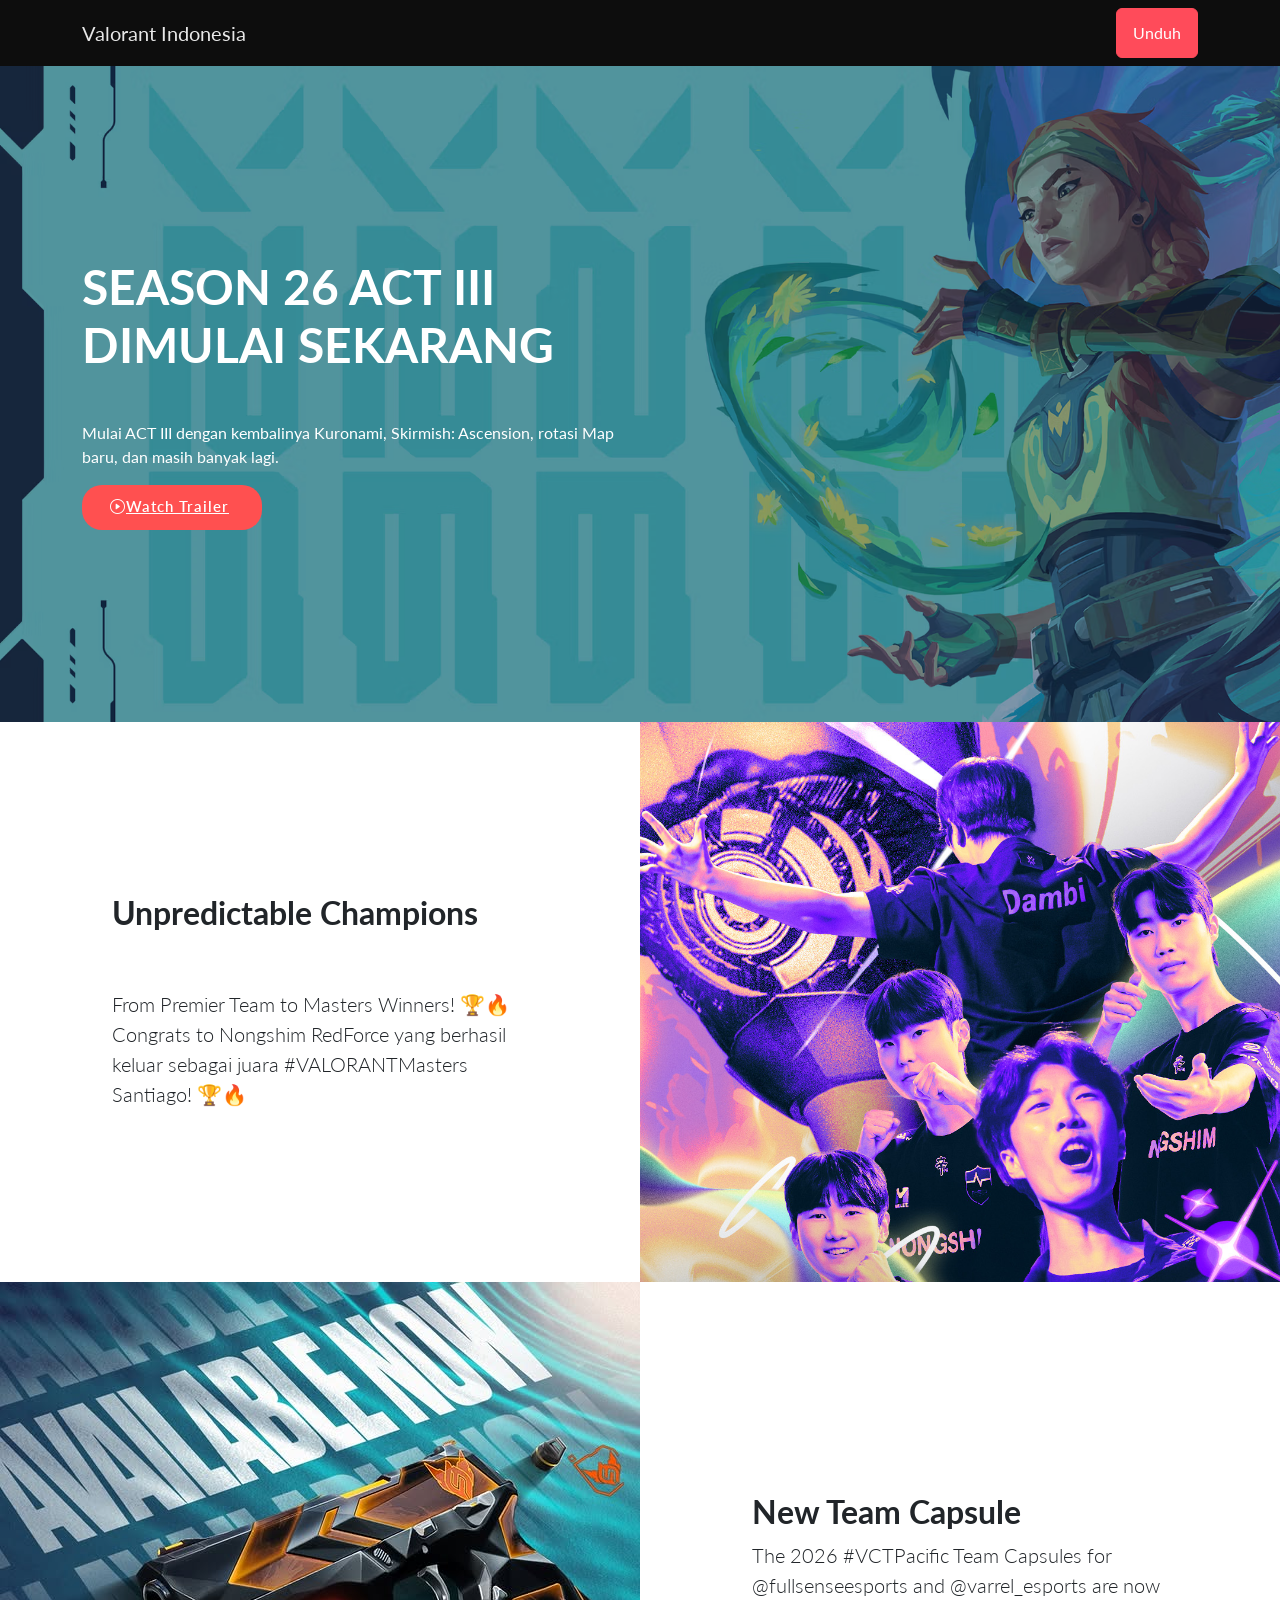
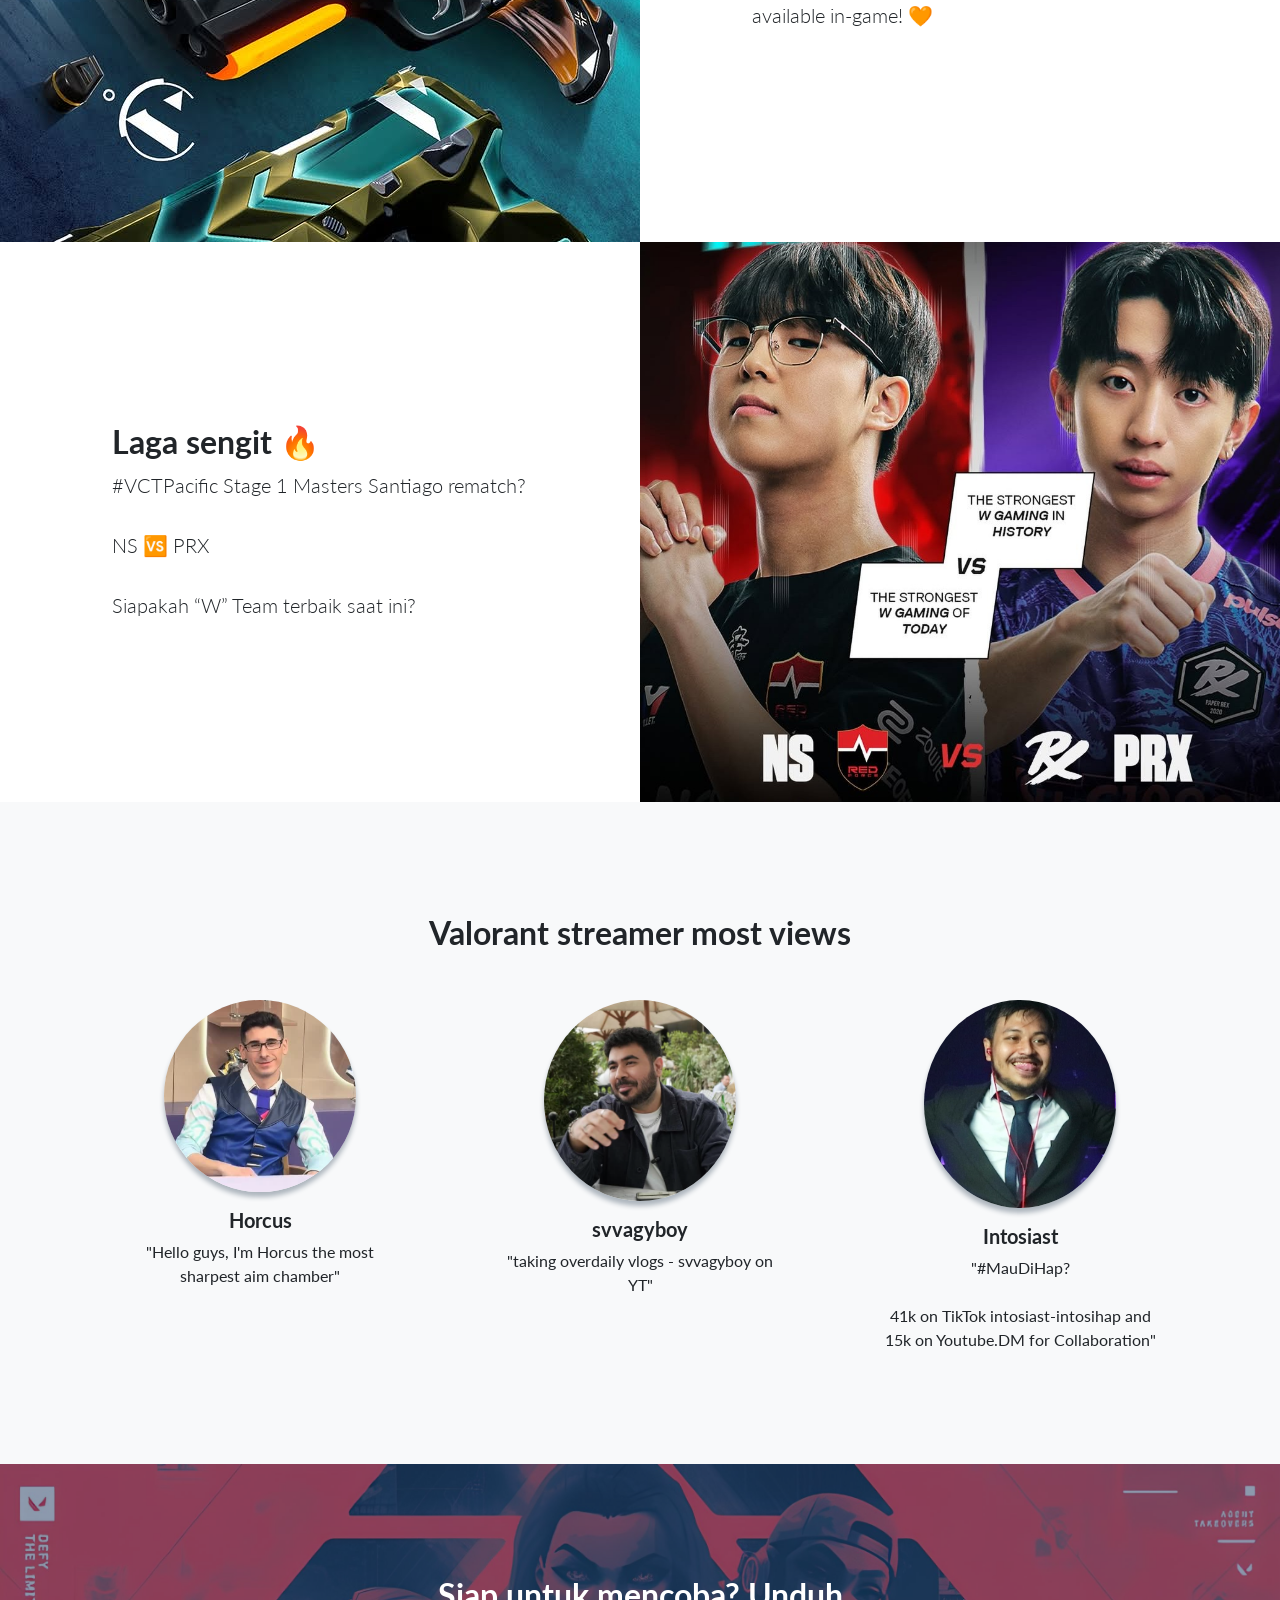
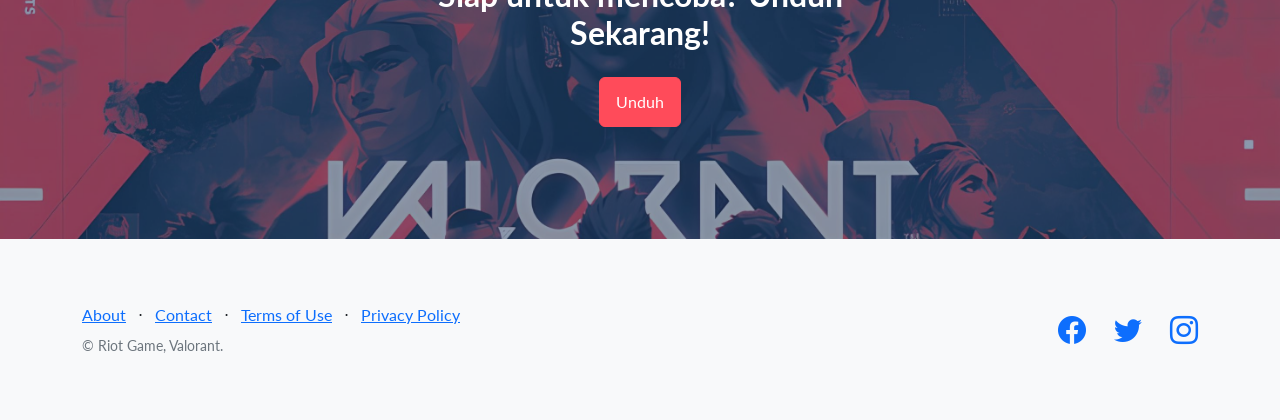
<file: startbootstrap-landing-page-gh-pages/5026241168_Muhammad_Rafif_Sabilillah.html>
<!DOCTYPE html>
<html lang="en">
    <head>
        <meta charset="utf-8" />
        <meta name="viewport" content="width=device-width, initial-scale=1, shrink-to-fit=no" />
        <meta name="description" content="" />
        <meta name="author" content="" />
        <title>Valorant Indonesia</title>
        <!-- Favicon-->
        <link rel="icon" type="image/x-icon" href="assets/Valorant.png" />
        <!-- Bootstrap icons-->
        <link href="https://cdn.jsdelivr.net/npm/bootstrap-icons@1.5.0/font/bootstrap-icons.css" rel="stylesheet" type="text/css" />
        <!-- Google fonts-->
        <link href="https://fonts.googleapis.com/css?family=Lato:300,400,700,300italic,400italic,700italic" rel="stylesheet" type="text/css" />
        <!-- Core theme CSS (includes Bootstrap)-->
        <link href="css/styles.css" rel="stylesheet" />
    </head>
    <body>
        <!-- Navigation-->
        <nav class="navbar navbar-light bg-dark static-top">
            <div class="container">
                <a class="navbar-brand" href="#!">Valorant Indonesia</a>
                <a class="btn btn-primary-2" href="#signup">Unduh</a>
            </div>
        </nav>
        <!-- Masthead-->
        <header class="masthead">
            <div class="container position-relative">
                <div class="row justify-content-left">
                    <div class="col-xl-6">
                        <div class="text-left text-white">
                            <!-- Page heading-->
                            <h1 class="mb-5">SEASON 26 ACT III DIMULAI SEKARANG</h1>
                            <p> Mulai ACT III dengan kembalinya Kuronami, Skirmish: Ascension, rotasi Map baru, dan masih banyak lagi.</p>
                            
                            <a href="https://www.youtube.com/watch?v=s6Bj4BYtUIE" class="glightbox btn-watch-video d-flex align-items-center"><i class="bi bi-play-circle"></i><span>Watch Trailer</span></a>
            </div>
                    </div>
                </div>
            </div>
        </header>
        <!-- Image Showcases-->
        <section class="showcase">
            <div class="container-fluid p-0">
                <div class="row g-0">
                    <div class="col-lg-6 order-lg-2 text-white showcase-img" style="background-image: url('assets/img/bg-champions-1.jpg')"></div>
                    <div class="col-lg-6 order-lg-1 my-auto showcase-text">
                        <h2>Unpredictable Champions</h2>
                        <br></br>
                        <p class="lead mb-0">From Premier Team to Masters Winners! 🏆🔥
Congrats to Nongshim RedForce yang berhasil keluar sebagai juara #VALORANTMasters Santiago! 🏆🔥</p>
                    </div>
                </div>
                <div class="row g-0">
                    <div class="col-lg-6 text-white showcase-img" style="background-image: url('assets/img/bg-gun-1.jpg')"></div>
                    <div class="col-lg-6 my-auto showcase-text">
                        <h2>New Team Capsule</h2>
                        <p class="lead mb-0">The 2026 #VCTPacific Team Capsules for @fullsenseesports and @varrel_esports are now available in-game! 🧡</p>
                    </div>
                </div>
                <div class="row g-0">
                    <div class="col-lg-6 order-lg-2 text-white showcase-img" style="background-image: url('assets/img/w-gaming.jpg')"></div>
                    <div class="col-lg-6 order-lg-1 my-auto showcase-text">
                        <h2>Laga sengit 🔥</h2>
                        <p class="lead mb-0">#VCTPacific Stage 1
Masters Santiago rematch?
<br></br>
NS 🆚 PRX
<br></br>
Siapakah “W” Team terbaik saat ini?</p>
                    </div>
                </div>
            </div>
        </section>
        <!-- Testimonials-->
        <section class="testimonials text-center bg-light">
            <div class="container">
                <h2 class="mb-5">Valorant streamer most views</h2>
                <div class="row">
                    <div class="col-lg-4">
                        <div class="testimonial-item mx-auto mb-5 mb-lg-0">
                            <img class="img-fluid rounded-circle mb-3" src="assets/img/horcus.png" alt="..." />
                            <h5>Horcus</h5>
                            <p class="font-weight-light mb-0">"Hello guys, I'm Horcus the most sharpest aim chamber"</p>
                        </div>
                    </div>
                    <div class="col-lg-4">
                        <div class="testimonial-item mx-auto mb-5 mb-lg-0">
                            <img class="img-fluid rounded-circle mb-3" src="assets/img/svvagy-1.png" alt="..." />
                            <h5>svvagyboy</h5>
                            <p class="font-weight-light mb-0">"taking overdaily vlogs - svvagyboy on YT"</p>
                        </div>
                    </div>
                    <div class="col-lg-4">
                        <div class="testimonial-item mx-auto mb-5 mb-lg-0">
                            <img class="img-fluid rounded-circle mb-3" src="assets/img/Intosiast-1.png" alt="..." />
                            <h5>Intosiast</h5>
                            <p class="font-weight-light mb-0">"#MauDiHap? <br></br>41k on TikTok intosiast-intosihap and 15k on Youtube.DM for Collaboration"</p>
                        </div>
                    </div>
                </div>
            </div>
        </section>
        <!-- Call to Action-->
        <section class="call-to-action text-white text-center" id="signup">
            <div class="container position-relative">
                <div class="row justify-content-center">
                    <div class="col-xl-6">
                        <h2 class="mb-4">Siap untuk mencoba? Unduh Sekarang!</h2>

                        <a class="btn btn-primary-2" href="https://playvalorant.com/id-id/download/">Unduh</a>

                    </div>
                </div>
            </div>
        </section>
        <!-- Footer-->
        <footer class="footer bg-light">
            <div class="container">
                <div class="row">
                    <div class="col-lg-6 h-100 text-center text-lg-start my-auto">
                        <ul class="list-inline mb-2">
                            <li class="list-inline-item"><a href="#!">About</a></li>
                            <li class="list-inline-item">⋅</li>
                            <li class="list-inline-item"><a href="#!">Contact</a></li>
                            <li class="list-inline-item">⋅</li>
                            <li class="list-inline-item"><a href="#!">Terms of Use</a></li>
                            <li class="list-inline-item">⋅</li>
                            <li class="list-inline-item"><a href="#!">Privacy Policy</a></li>
                        </ul>
                        <p class="text-muted small mb-4 mb-lg-0">&copy; Riot Game, Valorant.</p>
                    </div>
                    <div class="col-lg-6 h-100 text-center text-lg-end my-auto">
                        <ul class="list-inline mb-0">
                            <li class="list-inline-item me-4">
                                <a href="https://www.facebook.com/VALORANT/"><i class="bi-facebook fs-3"></i></a>
                            </li>
                            <li class="list-inline-item me-4">
                                <a href="https://x.com/VALORANT"><i class="bi-twitter fs-3"></i></a>
                            </li>
                            <li class="list-inline-item">
                                <a href="https://www.instagram.com/valesportsid/"><i class="bi-instagram fs-3"></i></a>
                            </li>
                        </ul>
                    </div>
                </div>
            </div>
        </footer>
        <!-- Bootstrap core JS-->
        <script src="https://cdn.jsdelivr.net/npm/bootstrap@5.2.3/dist/js/bootstrap.bundle.min.js"></script>
        <!-- Core theme JS-->
        <script src="js/scripts.js"></script>
        <!-- * * * * * * * * * * * * * * * * * * * * * * * * * * * * * * * * * * * * * * * *-->
        <!-- * *                               SB Forms JS                               * *-->
        <!-- * * Activate your form at https://startbootstrap.com/solution/contact-forms * *-->
        <!-- * * * * * * * * * * * * * * * * * * * * * * * * * * * * * * * * * * * * * * * *-->
        <script src="https://cdn.startbootstrap.com/sb-forms-latest.js"></script>
    </body>
</html>
</file>
<file: assets/css/style.css>
/**
* Template Name: Arsha
* Template URL: https://bootstrapmade.com/arsha-free-bootstrap-html-template-corporate/
* Updated: Feb 22 2025 with Bootstrap v5.3.3
* Author: BootstrapMade.com
* License: https://bootstrapmade.com/license/
*/

/*--------------------------------------------------------------
# Font & Color Variables
# Help: https://bootstrapmade.com/color-system/
--------------------------------------------------------------*/
/* Fonts */
:root {
  --default-font: "Open Sans",  system-ui, -apple-system, "Segoe UI", Roboto, "Helvetica Neue", Arial, "Noto Sans", "Liberation Sans", sans-serif, "Apple Color Emoji", "Segoe UI Emoji", "Segoe UI Symbol", "Noto Color Emoji";
  --heading-font: "Jost",  sans-serif;
  --nav-font: "Poppins",  sans-serif;
}

/* Global Colors - The following color variables are used throughout the website. Updating them here will change the color scheme of the entire website */
:root { 
  --background-color: #ffffff; /* Background color for the entire website, including individual sections */
  --default-color: #444444; /* Default color used for the majority of the text content across the entire website */
  --heading-color: #37517e; /* Color for headings, subheadings and title throughout the website */
  --accent-color: #47b2e4; /* Accent color that represents your brand on the website. It's used for buttons, links, and other elements that need to stand out */
  --surface-color: #ffffff; /* The surface color is used as a background of boxed elements within sections, such as cards, icon boxes, or other elements that require a visual separation from the global background. */
  --contrast-color: #ffffff; /* Contrast color for text, ensuring readability against backgrounds of accent, heading, or default colors. */
}

/* Nav Menu Colors - The following color variables are used specifically for the navigation menu. They are separate from the global colors to allow for more customization options */
:root {
  --nav-color: #ffffff;  /* The default color of the main navmenu links */
  --nav-hover-color: #8c9ba2; /* Applied to main navmenu links when they are hovered over or active */
  --nav-mobile-background-color: #ffffff; /* Used as the background color for mobile navigation menu */
  --nav-dropdown-background-color: #ffffff; /* Used as the background color for dropdown items that appear when hovering over primary navigation items */
  --nav-dropdown-color: #444444; /* Used for navigation links of the dropdown items in the navigation menu. */
  --nav-dropdown-hover-color: #000000; /* Similar to --nav-hover-color, this color is applied to dropdown navigation links when they are hovered over. */
}

/* Color Presets - These classes override global colors when applied to any section or element, providing reuse of the sam color scheme. */

.light-background {
  --background-color: #f5f6f8;
  --surface-color: #ffffff;
}

.dark-background {
  --background-color: #FF4B5A;
  --default-color: #030000;
  --heading-color: #ffffff;
  --surface-color: #020000c7;
  --contrast-color: #ffffff;
}

/* Smooth scroll */
:root {
  scroll-behavior: smooth;
}

/*--------------------------------------------------------------
# General Styling & Shared Classes
--------------------------------------------------------------*/
body {
  color: var(--default-color);
  background-color: var(--background-color);
  font-family: var(--default-font);
}

a {
  color: var(--accent-color);
  text-decoration: none;
  transition: 0.3s;
}

a:hover {
  color: color-mix(in srgb, var(--accent-color), transparent 25%);
  text-decoration: none;
}

h1,
h2,
h3,
h4,
h5,
h6 {
  color: var(--heading-color);
  font-family: var(--heading-font);
}

/* PHP Email Form Messages
------------------------------*/
.php-email-form .error-message {
  display: none;
  background: #df1529;
  color: #ffffff;
  text-align: left;
  padding: 15px;
  margin-bottom: 24px;
  font-weight: 600;
}

.php-email-form .sent-message {
  display: none;
  color: #ffffff;
  background: #059652;
  text-align: center;
  padding: 15px;
  margin-bottom: 24px;
  font-weight: 600;
}

.php-email-form .loading {
  display: none;
  background: var(--surface-color);
  text-align: center;
  padding: 15px;
  margin-bottom: 24px;
}

.php-email-form .loading:before {
  content: "";
  display: inline-block;
  border-radius: 50%;
  width: 24px;
  height: 24px;
  margin: 0 10px -6px 0;
  border: 3px solid var(--accent-color);
  border-top-color: var(--surface-color);
  animation: php-email-form-loading 1s linear infinite;
}

@keyframes php-email-form-loading {
  0% {
    transform: rotate(0deg);
  }

  100% {
    transform: rotate(360deg);
  }
}

/*--------------------------------------------------------------
# Global Header
--------------------------------------------------------------*/
.header {
  --background-color: #FF4B5A;
  --heading-color: #ffffff;
  color: var(--default-color);
  background-color: #000000;
  padding: 15px 0;
  transition: all 0.5s;
  z-index: 997;
}

.header .logo {
  line-height: 1;
}

.header .logo img {
  max-height: 36px;
  margin-right: 8px;
}

.header .logo h1 {
  font-size: 30px;
  margin: 0;
  font-weight: 500;
  color: var(--heading-color);
  letter-spacing: 2px;
  text-transform: uppercase;
}

.header .btn-getstarted,
.header .btn-getstarted:focus {
  color: var(--contrast-color);
  background: var(--accent-color);
  font-size: 14px;
  padding: 8px 25px;
  margin: 0 0 0 30px;
  border-radius: 50px;
  transition: 0.3s;
}

.header .btn-getstarted:hover,
.header .btn-getstarted:focus:hover {
  color: var(--contrast-color);
  background: color-mix(in srgb, var(--accent-color), transparent 15%);
}

@media (max-width: 1200px) {
  .header .logo {
    order: 1;
  }

  .header .btn-getstarted {
    order: 2;
    margin: 0 15px 0 0;
    padding: 6px 15px;
  }

  .header .navmenu {
    order: 3;
  }
}

/* Index Page Header
------------------------------*/
.index-page .header {
  --background-color: rgba(255, 255, 255, 0);
  --heading-color: #ffffff;
  --nav-color: #ffffff;
}

/* Index Page Header on Scroll
------------------------------*/
.index-page.scrolled .header {
  --background-color: rgba(40, 58, 90, 0.9);
}

/*--------------------------------------------------------------
# Navigation Menu
--------------------------------------------------------------*/
/* Desktop Navigation */
@media (min-width: 1200px) {
  .navmenu {
    padding: 0;
  }

  .navmenu ul {
    margin: 0;
    padding: 0;
    display: flex;
    list-style: none;
    align-items: center;
  }

  .navmenu li {
    position: relative;
  }

  .navmenu a,
  .navmenu a:focus {
    color: var(--nav-color);
    padding: 18px 15px;
    font-size: 15px;
    font-family: var(--nav-font);
    font-weight: 400;
    display: flex;
    align-items: center;
    justify-content: space-between;
    white-space: nowrap;
    transition: 0.3s;
  }

  .navmenu a i,
  .navmenu a:focus i {
    font-size: 12px;
    line-height: 0;
    margin-left: 5px;
    transition: 0.3s;
  }

  .navmenu li:last-child a {
    padding-right: 0;
  }

  .navmenu li:hover>a,
  .navmenu .active,
  .navmenu .active:focus {
    color: var(--nav-hover-color);
  }

  .navmenu .dropdown ul {
    margin: 0;
    padding: 10px 0;
    background: var(--nav-dropdown-background-color);
    display: block;
    position: absolute;
    visibility: hidden;
    left: 14px;
    top: 130%;
    opacity: 0;
    transition: 0.3s;
    border-radius: 4px;
    z-index: 99;
    box-shadow: 0px 0px 30px rgba(0, 0, 0, 0.1);
  }

  .navmenu .dropdown ul li {
    min-width: 200px;
  }

  .navmenu .dropdown ul a {
    padding: 10px 20px;
    font-size: 15px;
    text-transform: none;
    color: var(--nav-dropdown-color);
  }

  .navmenu .dropdown ul a i {
    font-size: 12px;
  }

  .navmenu .dropdown ul a:hover,
  .navmenu .dropdown ul .active:hover,
  .navmenu .dropdown ul li:hover>a {
    color: var(--nav-dropdown-hover-color);
  }

  .navmenu .dropdown:hover>ul {
    opacity: 1;
    top: 100%;
    visibility: visible;
  }

  .navmenu .dropdown .dropdown ul {
    top: 0;
    left: -90%;
    visibility: hidden;
  }

  .navmenu .dropdown .dropdown:hover>ul {
    opacity: 1;
    top: 0;
    left: -100%;
    visibility: visible;
  }

  .navmenu .megamenu {
    position: static;
  }

  .navmenu .megamenu ul {
    margin: 0;
    padding: 10px;
    background: var(--nav-dropdown-background-color);
    box-shadow: 0px 0px 20px rgba(0, 0, 0, 0.1);
    position: absolute;
    top: 130%;
    left: 0;
    right: 0;
    visibility: hidden;
    opacity: 0;
    display: flex;
    transition: 0.3s;
    border-radius: 4px;
    z-index: 99;
  }

  .navmenu .megamenu ul li {
    flex: 1;
  }

  .navmenu .megamenu ul li a,
  .navmenu .megamenu ul li:hover>a {
    padding: 10px 20px;
    font-size: 15px;
    color: var(--nav-dropdown-color);
  }

  .navmenu .megamenu ul li a:hover,
  .navmenu .megamenu ul li .active,
  .navmenu .megamenu ul li .active:hover {
    color: var(--nav-dropdown-hover-color);
  }

  .navmenu .megamenu:hover>ul {
    opacity: 1;
    top: 100%;
    visibility: visible;
  }

  .navmenu .dd-box-shadow {
    box-shadow: 0px 0px 30px rgba(0, 0, 0, 0.1);
  }
}

/* Mobile Navigation */
@media (max-width: 1199px) {
  .mobile-nav-toggle {
    color: var(--nav-color);
    font-size: 28px;
    line-height: 0;
    margin-right: 10px;
    cursor: pointer;
    transition: color 0.3s;
  }

  .navmenu {
    padding: 0;
    z-index: 9997;
  }

  .navmenu ul {
    display: none;
    list-style: none;
    position: absolute;
    inset: 60px 20px 20px 20px;
    padding: 10px 0;
    margin: 0;
    border-radius: 6px;
    background-color: var(--nav-mobile-background-color);
    overflow-y: auto;
    transition: 0.3s;
    z-index: 9998;
    box-shadow: 0px 0px 30px rgba(0, 0, 0, 0.1);
  }

  .navmenu a,
  .navmenu a:focus {
    color: var(--nav-dropdown-color);
    padding: 10px 20px;
    font-family: var(--nav-font);
    font-size: 17px;
    font-weight: 500;
    display: flex;
    align-items: center;
    justify-content: space-between;
    white-space: nowrap;
    transition: 0.3s;
  }

  .navmenu a i,
  .navmenu a:focus i {
    font-size: 12px;
    line-height: 0;
    margin-left: 5px;
    width: 30px;
    height: 30px;
    display: flex;
    align-items: center;
    justify-content: center;
    border-radius: 50%;
    transition: 0.3s;
    background-color: color-mix(in srgb, var(--accent-color), transparent 90%);
  }

  .navmenu a i:hover,
  .navmenu a:focus i:hover {
    background-color: var(--accent-color);
    color: var(--contrast-color);
  }

  .navmenu a:hover,
  .navmenu .active,
  .navmenu .active:focus {
    color: var(--nav-dropdown-hover-color);
  }

  .navmenu .active i,
  .navmenu .active:focus i {
    background-color: var(--accent-color);
    color: var(--contrast-color);
    transform: rotate(180deg);
  }

  .navmenu .dropdown ul {
    position: static;
    display: none;
    z-index: 99;
    padding: 10px 0;
    margin: 10px 20px;
    background-color: var(--nav-dropdown-background-color);
    border: 1px solid color-mix(in srgb, var(--default-color), transparent 90%);
    box-shadow: none;
    transition: all 0.5s ease-in-out;
  }

  .navmenu .dropdown ul ul {
    background-color: rgba(33, 37, 41, 0.1);
  }

  .navmenu .dropdown>.dropdown-active {
    display: block;
    background-color: rgba(33, 37, 41, 0.03);
  }

  .mobile-nav-active {
    overflow: hidden;
  }

  .mobile-nav-active .mobile-nav-toggle {
    color: #fff;
    position: absolute;
    font-size: 32px;
    top: 15px;
    right: 15px;
    margin-right: 0;
    z-index: 9999;
  }

  .mobile-nav-active .navmenu {
    position: fixed;
    overflow: hidden;
    inset: 0;
    background: rgba(33, 37, 41, 0.8);
    transition: 0.3s;
  }

  .mobile-nav-active .navmenu>ul {
    display: block;
  }
}

/*--------------------------------------------------------------
# Global Footer
--------------------------------------------------------------*/
.footer {
  color: var(--default-color);
  background-color: var(--background-color);
  font-size: 14px;
  padding-bottom: 50px;
  position: relative;
}

.footer .footer-newsletter {
  background-color: color-mix(in srgb, var(--heading-color), transparent 95%);
  padding: 50px 0;
}

.footer .footer-newsletter h4 {
  font-size: 24px;
}

.footer .footer-newsletter .newsletter-form {
  margin-top: 30px;
  margin-bottom: 15px;
  padding: 6px 8px;
  position: relative;
  background-color: color-mix(in srgb, var(--background-color), transparent 50%);
  border: 1px solid color-mix(in srgb, var(--default-color), transparent 90%);
  box-shadow: 0px 2px 25px rgba(0, 0, 0, 0.1);
  display: flex;
  transition: 0.3s;
  border-radius: 50px;
}

.footer .footer-newsletter .newsletter-form:focus-within {
  border-color: var(--accent-color);
}

.footer .footer-newsletter .newsletter-form input[type=email] {
  border: 0;
  padding: 4px;
  width: 100%;
  background-color: color-mix(in srgb, var(--background-color), transparent 50%);
  color: var(--default-color);
}

.footer .footer-newsletter .newsletter-form input[type=email]:focus-visible {
  outline: none;
}

.footer .footer-newsletter .newsletter-form input[type=submit] {
  border: 0;
  font-size: 16px;
  padding: 0 20px;
  margin: -7px -8px -7px 0;
  background: var(--accent-color);
  color: var(--contrast-color);
  transition: 0.3s;
  border-radius: 50px;
}

.footer .footer-newsletter .newsletter-form input[type=submit]:hover {
  background: color-mix(in srgb, var(--accent-color), transparent 20%);
}

.footer .footer-top {
  padding-top: 50px;
}

.footer .social-links a {
  display: flex;
  align-items: center;
  justify-content: center;
  width: 40px;
  height: 40px;
  border-radius: 50%;
  border: 1px solid color-mix(in srgb, var(--default-color), transparent 50%);
  font-size: 16px;
  color: color-mix(in srgb, var(--default-color), transparent 20%);
  margin-right: 10px;
  transition: 0.3s;
}

.footer .social-links a:hover {
  color: var(--accent-color);
  border-color: var(--accent-color);
}

.footer h4 {
  font-size: 16px;
  font-weight: bold;
  position: relative;
  padding-bottom: 12px;
}

.footer .footer-links {
  margin-bottom: 30px;
}

.footer .footer-links ul {
  list-style: none;
  padding: 0;
  margin: 0;
}

.footer .footer-links ul i {
  margin-right: 3px;
  font-size: 12px;
  line-height: 0;
  color: var(--accent-color);
}

.footer .footer-links ul li {
  padding: 10px 0;
  display: flex;
  align-items: center;
}

.footer .footer-links ul li:first-child {
  padding-top: 0;
}

.footer .footer-links ul a {
  display: inline-block;
  color: color-mix(in srgb, var(--default-color), transparent 20%);
  line-height: 1;
}

.footer .footer-links ul a:hover {
  color: var(--accent-color);
}

.footer .footer-about a {
  color: var(--heading-color);
  font-size: 28px;
  font-weight: 600;
  text-transform: uppercase;
  font-family: var(--heading-font);
}

.footer .footer-contact p {
  margin-bottom: 5px;
}

.footer .copyright {
  padding-top: 25px;
  padding-bottom: 25px;
  border-top: 1px solid color-mix(in srgb, var(--default-color), transparent 90%);
}

.footer .copyright p {
  margin-bottom: 0;
}

.footer .credits {
  margin-top: 6px;
  font-size: 13px;
}

/*--------------------------------------------------------------
# Preloader
--------------------------------------------------------------*/
#preloader {
  position: fixed;
  inset: 0;
  z-index: 999999;
  overflow: hidden;
  background: var(--background-color);
  transition: all 0.6s ease-out;
}

#preloader:before {
  content: "";
  position: fixed;
  top: calc(50% - 30px);
  left: calc(50% - 30px);
  border: 6px solid #ffffff;
  border-color: var(--accent-color) transparent var(--accent-color) transparent;
  border-radius: 50%;
  width: 60px;
  height: 60px;
  animation: animate-preloader 1.5s linear infinite;
}

@keyframes animate-preloader {
  0% {
    transform: rotate(0deg);
  }

  100% {
    transform: rotate(360deg);
  }
}

/*--------------------------------------------------------------
# Scroll Top Button
--------------------------------------------------------------*/
.scroll-top {
  position: fixed;
  visibility: hidden;
  opacity: 0;
  right: 15px;
  bottom: -15px;
  z-index: 99999;
  background-color: var(--accent-color);
  width: 44px;
  height: 44px;
  border-radius: 50px;
  transition: all 0.4s;
}

.scroll-top i {
  font-size: 24px;
  color: var(--contrast-color);
  line-height: 0;
}

.scroll-top:hover {
  background-color: color-mix(in srgb, var(--accent-color), transparent 20%);
  color: var(--contrast-color);
}

.scroll-top.active {
  visibility: visible;
  opacity: 1;
  bottom: 15px;
}

/*--------------------------------------------------------------
# Disable aos animation delay on mobile devices
--------------------------------------------------------------*/
@media screen and (max-width: 768px) {
  [data-aos-delay] {
    transition-delay: 0 !important;
  }
}

/*--------------------------------------------------------------
# Global Page Titles & Breadcrumbs
--------------------------------------------------------------*/
.page-title {
  --background-color: color-mix(in srgb, var(--default-color), transparent 96%);
  color: var(--default-color);
  background-color: var(--background-color);
  padding: 20px 0;
  position: relative;
}

.page-title h1 {
  font-size: 28px;
  font-weight: 700;
  margin: 0;
}

.page-title .breadcrumbs ol {
  display: flex;
  flex-wrap: wrap;
  list-style: none;
  padding: 0 0 10px 0;
  margin: 0;
  font-size: 14px;
}

.page-title .breadcrumbs ol li+li {
  padding-left: 10px;
}

.page-title .breadcrumbs ol li+li::before {
  content: "/";
  display: inline-block;
  padding-right: 10px;
  color: color-mix(in srgb, var(--default-color), transparent 70%);
}

/*--------------------------------------------------------------
# Global Sections
--------------------------------------------------------------*/
section,
.section {
  color: var(--default-color);
  background-color: var(--background-color);
  padding: 60px 0;
  scroll-margin-top: 88px;
  overflow: clip;
}

@media (max-width: 1199px) {

  section,
  .section {
    scroll-margin-top: 66px;
  }
}

/*--------------------------------------------------------------
# Global Section Titles
--------------------------------------------------------------*/
.section-title {
  text-align: center;
  padding-bottom: 60px;
  position: relative;
}

.section-title h2 {
  font-size: 32px;
  font-weight: 700;
  margin-bottom: 20px;
  padding-bottom: 20px;
  text-transform: uppercase;
  position: relative;
}

.section-title h2:before {
  content: "";
  position: absolute;
  display: block;
  width: 160px;
  height: 1px;
  background: color-mix(in srgb, var(--default-color), transparent 60%);
  left: 0;
  right: 0;
  bottom: 1px;
  margin: auto;
}

.section-title h2::after {
  content: "";
  position: absolute;
  display: block;
  width: 60px;
  height: 3px;
  background: var(--accent-color);
  left: 0;
  right: 0;
  bottom: 0;
  margin: auto;
}

.section-title p {
  margin-bottom: 0;
}

/*--------------------------------------------------------------
# Hero Section
--------------------------------------------------------------*/
.hero {
  width: 100%;
  min-height: 80vh;
  position: relative;
  padding: 120px 0 60px 0;
  display: flex;
  align-items: center;
}

.hero h1 {
  margin: 0;
  font-size: 48px;
  font-weight: 700;
  line-height: 56px;
}

.hero p {
  color: color-mix(in srgb, var(--default-color), transparent 30%);
  margin: 5px 0 30px 0;
  font-size: 22px;
  line-height: 1.3;
  font-weight: 600;
}

.hero .btn-get-started {
  color: var(--contrast-color);
  background: var(--accent-color);
  font-family: var(--heading-font);
  font-weight: 500;
  font-size: 15px;
  letter-spacing: 1px;
  display: inline-block;
  padding: 10px 28px 12px 28px;
  border-radius: 50px;
  transition: 0.5s;
}

.hero .btn-get-started:hover {
  color: var(--contrast-color);
  background: color-mix(in srgb, var(--accent-color), transparent 15%);
}

.hero .btn-watch-video {
  font-size: 16px;
  transition: 0.5s;
  margin-left: 25px;
  color: var(--default-color);
  font-weight: 600;
}

.hero .btn-watch-video i {
  color: var(--contrast-color);
  font-size: 32px;
  transition: 0.3s;
  line-height: 0;
  margin-right: 8px;
}

.hero .btn-watch-video:hover {
  color: var(--accent-color);
}

.hero .btn-watch-video:hover i {
  color: color-mix(in srgb, var(--accent-color), transparent 15%);
}

.hero .animated {
  animation: up-down 2s ease-in-out infinite alternate-reverse both;
}

@media (max-width: 640px) {
  .hero h1 {
    font-size: 28px;
    line-height: 36px;
  }

  .hero p {
    font-size: 18px;
    line-height: 24px;
    margin-bottom: 30px;
  }

  .hero .btn-get-started,
  .hero .btn-watch-video {
    font-size: 13px;
  }
}

@keyframes up-down {
  0% {
    transform: translateY(10px);
  }

  100% {
    transform: translateY(-10px);
  }
}

/*--------------------------------------------------------------
# Clients Section
--------------------------------------------------------------*/
.clients {
  padding: 12px 0;
}

.clients .swiper {
  padding: 10px 0;
}

.clients .swiper-wrapper {
  height: auto;
}

.clients .swiper-slide img {
  transition: 0.3s;
  padding: 0 10px;
}

.clients .swiper-slide img:hover {
  transform: scale(1.1);
}

/*--------------------------------------------------------------
# About Section
--------------------------------------------------------------*/
.about ul {
  list-style: none;
  padding: 0;
}

.about ul li {
  padding-bottom: 5px;
  display: flex;
  align-items: center;
}

.about ul i {
  font-size: 20px;
  padding-right: 4px;
  color: var(--accent-color);
}

.about .read-more {
  color: var(--accent-color);
  font-family: var(--heading-font);
  font-weight: 500;
  font-size: 16px;
  letter-spacing: 1px;
  padding: 8px 28px;
  border-radius: 5px;
  transition: 0.3s;
  display: inline-flex;
  align-items: center;
  justify-content: center;
  border: 2px solid var(--accent-color);
}

.about .read-more i {
  font-size: 18px;
  margin-left: 5px;
  line-height: 0;
  transition: 0.3s;
}

.about .read-more:hover {
  background: var(--accent-color);
  color: var(--contrast-color);
}

.about .read-more:hover i {
  transform: translate(5px, 0);
}

/*--------------------------------------------------------------
# Why Us Section
--------------------------------------------------------------*/
.why-us {
  padding: 30px 0;
}

.why-us .content h3 {
  font-weight: 400;
  font-size: 34px;
}

.why-us .content p {
  color: color-mix(in srgb, var(--default-color), transparent 30%);
}

.why-us .faq-container .faq-item {
  background-color: var(--surface-color);
  position: relative;
  padding: 20px;
  margin-bottom: 20px;
  box-shadow: 0px 5px 25px 0px rgba(0, 0, 0, 0.1);
  overflow: hidden;
}

.why-us .faq-container .faq-item:last-child {
  margin-bottom: 0;
}

.why-us .faq-container .faq-item h3 {
  font-weight: 500;
  font-size: 17px;
  line-height: 24px;
  margin: 0 30px 0 0;
  transition: 0.3s;
  cursor: pointer;
}

.why-us .faq-container .faq-item h3 span {
  color: var(--accent-color);
  padding-right: 5px;
  font-weight: 600;
}

.why-us .faq-container .faq-item h3:hover {
  color: var(--accent-color);
}

.why-us .faq-container .faq-item .faq-content {
  display: grid;
  grid-template-rows: 0fr;
  transition: 0.3s ease-in-out;
  visibility: hidden;
  opacity: 0;
}

.why-us .faq-container .faq-item .faq-content p {
  margin-bottom: 0;
  overflow: hidden;
}

.why-us .faq-container .faq-item .faq-icon {
  position: absolute;
  top: 22px;
  left: 20px;
  font-size: 22px;
  line-height: 0;
  transition: 0.3s;
  color: var(--accent-color);
}

.why-us .faq-container .faq-item .faq-toggle {
  position: absolute;
  top: 20px;
  right: 20px;
  font-size: 16px;
  line-height: 0;
  transition: 0.3s;
  cursor: pointer;
}

.why-us .faq-container .faq-item .faq-toggle:hover {
  color: var(--accent-color);
}

.why-us .faq-container .faq-active h3 {
  color: var(--accent-color);
}

.why-us .faq-container .faq-active .faq-content {
  grid-template-rows: 1fr;
  visibility: visible;
  opacity: 1;
  padding-top: 10px;
}

.why-us .faq-container .faq-active .faq-toggle {
  transform: rotate(90deg);
  color: var(--accent-color);
}

.why-us .why-us-img {
  display: flex;
  align-items: center;
  justify-content: center;
}

.why-us .why-us-img img {
  max-height: 70%;
}

/*--------------------------------------------------------------
# Skills Section
--------------------------------------------------------------*/
.skills .content h3 {
  font-size: 2rem;
  font-weight: 700;
}

.skills .content p {
  color: color-mix(in srgb, var(--default-color), transparent 30%);
}

.skills .content p:last-child {
  margin-bottom: 0;
}

.skills .content ul {
  list-style: none;
  padding: 0;
}

.skills .content ul li {
  padding-bottom: 10px;
}

.skills .progress {
  height: 60px;
  display: block;
  background: none;
  border-radius: 0;
}

.skills .progress .skill {
  color: var(--default-color);
  padding: 0;
  margin: 0 0 6px 0;
  text-transform: uppercase;
  display: block;
  font-weight: 600;
  font-family: var(--heading-font);
}

.skills .progress .skill .val {
  float: right;
  font-style: normal;
}

.skills .progress-bar-wrap {
  background: color-mix(in srgb, var(--heading-color), transparent 90%);
  height: 10px;
}

.skills .progress-bar {
  width: 1px;
  height: 10px;
  transition: 0.9s;
  background-color: var(--heading-color);
}

/*--------------------------------------------------------------
# Services Section
--------------------------------------------------------------*/
.services .service-item {
  background-color: var(--surface-color);
  box-shadow: 0px 5px 90px 0px rgba(0, 0, 0, 0.1);
  padding: 50px 30px;
  transition: all ease-in-out 0.4s;
  height: 100%;
}

.services .service-item .icon {
  margin-bottom: 10px;
}

.services .service-item .icon i {
  color: var(--accent-color);
  font-size: 36px;
  transition: 0.3s;
}

.services .service-item h4 {
  font-weight: 700;
  margin-bottom: 15px;
  font-size: 20px;
}

.services .service-item h4 a {
  color: var(--heading-color);
  transition: ease-in-out 0.3s;
}

.services .service-item p {
  line-height: 24px;
  font-size: 14px;
  margin-bottom: 0;
}

.services .service-item:hover {
  transform: translateY(-10px);
}

.services .service-item:hover h4 a {
  color: var(--accent-color);
}

/*--------------------------------------------------------------
# Work Process Section
--------------------------------------------------------------*/
.work-process .steps-item {
  background: var(--surface-color);
  border-radius: 20px;
  height: 100%;
  transition: all 0.3s ease-in-out;
  box-shadow: 0 5px 20px color-mix(in srgb, var(--default-color), transparent 92%);
}

.work-process .steps-item .steps-image {
  border-radius: 20px 20px 0 0;
  overflow: hidden;
}

.work-process .steps-item:hover {
  transform: translateY(-10px);
  box-shadow: 0 15px 30px color-mix(in srgb, var(--accent-color), transparent 85%);
}

.work-process .steps-item:hover .steps-number {
  background: var(--accent-color);
  color: var(--contrast-color);
}

.work-process .steps-item:hover .steps-image img {
  transform: scale(1.1);
}

.work-process .steps-image {
  position: relative;
  height: 280px;
}

.work-process .steps-image img {
  width: 100%;
  height: 100%;
  object-fit: cover;
  transition: transform 0.6s ease;
}

.work-process .steps-content {
  position: relative;
  padding: 40px 30px 30px;
}

.work-process .steps-content .steps-number {
  position: absolute;
  left: 30px;
  top: -30px;
  width: 60px;
  height: 60px;
  background: var(--accent-color);
  color: var(--contrast-color);
  border-radius: 50%;
  font-family: var(--heading-font);
  font-size: 24px;
  font-weight: 700;
  display: flex;
  align-items: center;
  justify-content: center;
  transition: all 0.3s ease-in-out;
}

.work-process .steps-content h3 {
  font-size: 24px;
  font-weight: 700;
  margin-bottom: 15px;
}

.work-process .steps-content p {
  font-size: 15px;
  color: color-mix(in srgb, var(--default-color), transparent 20%);
  margin-bottom: 25px;
}

.work-process .steps-features .feature-item {
  display: flex;
  align-items: center;
  margin-bottom: 12px;
}

.work-process .steps-features .feature-item:last-child {
  margin-bottom: 0;
}

.work-process .steps-features .feature-item i {
  color: var(--accent-color);
  font-size: 18px;
  margin-right: 10px;
}

.work-process .steps-features .feature-item span {
  font-size: 14px;
  color: color-mix(in srgb, var(--default-color), transparent 15%);
}

@media (max-width: 1199px) {
  .work-process .steps-image {
    height: 240px;
  }

  .work-process .steps-content {
    padding: 35px 25px 25px;
  }

  .work-process .steps-content h3 {
    font-size: 22px;
  }
}

@media (max-width: 991px) {
  .work-process .steps-item {
    margin-bottom: 30px;
  }

  .work-process .steps-image {
    height: 220px;
  }

  .work-process .steps-content {
    padding: 30px 20px 20px;
  }

  .work-process .steps-content .steps-number {
    width: 50px;
    height: 50px;
    font-size: 20px;
    left: 25px;
    top: -25px;
  }

  .work-process .steps-content h3 {
    font-size: 20px;
    margin-bottom: 12px;
  }

  .work-process .steps-content p {
    font-size: 14px;
    margin-bottom: 20px;
  }
}

/*--------------------------------------------------------------
# Call To Action Section
--------------------------------------------------------------*/
.call-to-action {
  padding: 120px 0;
  position: relative;
  clip-path: inset(0);
}

.call-to-action img {
  position: fixed;
  top: 0;
  left: 0;
  display: block;
  width: 100%;
  height: 100%;
  object-fit: cover;
  z-index: 1;
}

.call-to-action:before {
  content: "";
  background: color-mix(in srgb, var(--background-color), transparent 35%);
  position: absolute;
  inset: 0;
  z-index: 2;
}

.call-to-action .container {
  position: relative;
  z-index: 3;
}

.call-to-action h3 {
  color: var(--default-color);
  font-size: 28px;
  font-weight: 700;
}

.call-to-action p {
  color: var(--default-color);
}

.call-to-action .cta-btn {
  font-family: var(--heading-font);
  font-weight: 500;
  font-size: 16px;
  letter-spacing: 1px;
  display: inline-block;
  padding: 12px 40px;
  border-radius: 50px;
  transition: 0.5s;
  margin: 10px;
  border: 2px solid var(--contrast-color);
  color: var(--contrast-color);
}

.call-to-action .cta-btn:hover {
  background: var(--accent-color);
  border: 2px solid var(--accent-color);
}

/*--------------------------------------------------------------
# Portfolio Section
--------------------------------------------------------------*/
.MAP .MAP-filters {
  padding: 0;
  margin: 0 auto 20px auto;
  list-style: none;
  text-align: center;
}

.MAP .MAP-filters li {
  cursor: pointer;
  display: inline-block;
  padding: 8px 20px 10px 20px;
  margin: 0;
  font-size: 15px;
  font-weight: 500;
  line-height: 1;
  margin-bottom: 5px;
  border-radius: 50px;
  transition: all 0.3s ease-in-out;
  font-family: var(--heading-font);
}

.MAP .MAP-filters li:hover,
.MAP .MAP-filters li.filter-active {
  color: var(--contrast-color);
  background-color: var(--accent-color);
}

.MAP .MAP-filters li:first-child {
  margin-left: 0;
}

.MAP .MAP-filters li:last-child {
  margin-right: 0;
}

@media (max-width: 575px) {
  .MAP .MAP-filters li {
    font-size: 14px;
    margin: 0 0 10px 0;
  }
}

.MAP .MAP-item {
  position: relative;
  overflow: hidden;
}

.MAP .MAP-item .MAP-info {
  opacity: 0;
  position: absolute;
  left: 12px;
  right: 12px;
  bottom: -100%;
  z-index: 3;
  transition: all ease-in-out 0.5s;
  background: color-mix(in srgb, var(--background-color), transparent 10%);
  padding: 15px;
}

.MAP .MAP-item .MAP-info h4 {
  font-size: 18px;
  font-weight: 600;
  padding-right: 50px;
}

.MAP .MAP-item .MAP-info p {
  color: color-mix(in srgb, var(--default-color), transparent 30%);
  font-size: 14px;
  margin-bottom: 0;
  padding-right: 50px;
}

.MAP .MAP-item .MAP-info .preview-link,
.MAP .MAP-item .MAP-info .details-link {
  position: absolute;
  right: 50px;
  font-size: 24px;
  top: calc(50% - 14px);
  color: color-mix(in srgb, var(--default-color), transparent 30%);
  transition: 0.3s;
  line-height: 0;
}

.MAP .MAP-item .MAP-info .preview-link:hover,
.MAP .MAP-item .MAP-info .details-link:hover {
  color: var(--accent-color);
}

.MAP .MAP-item .MAP-info .details-link {
  right: 14px;
  font-size: 28px;
}

.MAP .MAP-item:hover .MAP-info {
  opacity: 1;
  bottom: 0;
}

.MAP-bigger {
  weight:1000px;
}
/*--------------------------------------------------------------
# Team Section
--------------------------------------------------------------*/
.team .team-member {
  background-color: #0d2a3f;
  box-shadow: 0px 2px 15px rgba(0, 0, 0, 0.1);
  position: relative;
  border-radius: 5px;
  transition: 0.5s;
  padding: 30px;
  height: 100%;
}

@media (max-width: 468px) {
  .team .team-member {
    flex-direction: column;
    justify-content: center !important;
    align-items: center !important;
  }
}

.team .team-member .pic {
  overflow: hidden;
  width: 150px;
  flex-shrink: 0;
}

.team .team-member .pic img {
  transition: ease-in-out 0.3s;
}

.team .team-member:hover {
  transform: translateY(-10px);
}

.team .team-member .member-info {
  padding-left: 30px;
}

@media (max-width: 468px) {
  .team .team-member .member-info {
    padding: 30px 0 0 0;
    text-align: center;
  }
}

.team .team-member h4 {
  font-weight: 700;
  margin-bottom: 5px;
  font-size: 20px;
}

.team .team-member span {
  display: block;
  font-size: 15px;
  padding-bottom: 10px;
  position: relative;
  font-weight: 500;
}

.team .team-member span::after {
  content: "";
  position: absolute;
  display: block;
  width: 50px;
  height: 1px;
  background: color-mix(in srgb, var(--default-color), transparent 85%);
  bottom: 0;
  left: 0;
}

@media (max-width: 468px) {
  .team .team-member span::after {
    left: calc(50% - 25px);
  }
}

.team .team-member p {
  margin: 10px 0 0 0;
  font-size: 14px;
}

.team .team-member .social {
  margin-top: 12px;
  display: flex;
  align-items: center;
  justify-content: start;
  width: 100%;
}

@media (max-width: 468px) {
  .team .team-member .social {
    justify-content: center;
  }
}

.team .team-member .social a {
  background: color-mix(in srgb, var(--default-color), transparent 94%);
  transition: ease-in-out 0.3s;
  display: flex;
  align-items: center;
  justify-content: center;
  border-radius: 50px;
  width: 36px;
  height: 36px;
}

.team .team-member .social a i {
  color: color-mix(in srgb, var(--default-color), transparent 20%);
  font-size: 16px;
  margin: 0 2px;
}

.team .team-member .social a:hover {
  background: var(--accent-color);
}

.team .team-member .social a:hover i {
  color: var(--contrast-color);
}

.team .team-member .social a+a {
  margin-left: 8px;
}

.team-background{
  background-color: #061C2C;
}

.team-bg{
  background-color: #0A2233;
}

/*--------------------------------------------------------------
# Pricing Section
--------------------------------------------------------------*/
.pricing .pricing-item {
  background-color: var(--surface-color);
  box-shadow: 0 3px 20px -2px rgba(0, 0, 0, 0.1);
  border-top: 4px solid var(--background-color);
  padding: 60px 40px;
  height: 100%;
  border-radius: 5px;
}

.pricing h3 {
  font-weight: 600;
  margin-bottom: 15px;
  font-size: 20px;
}

.pricing h4 {
  color: var(--accent-color);
  font-size: 48px;
  font-weight: 400;
  font-family: var(--heading-font);
  margin-bottom: 0;
}

.pricing h4 sup {
  font-size: 28px;
}

.pricing h4 span {
  color: color-mix(in srgb, var(--default-color), transparent 50%);
  font-size: 18px;
}

.pricing ul {
  padding: 20px 0;
  list-style: none;
  color: color-mix(in srgb, var(--default-color), transparent 30%);
  text-align: left;
  line-height: 20px;
}

.pricing ul li {
  padding: 10px 0;
  display: flex;
  align-items: center;
}

.pricing ul i {
  color: #059652;
  font-size: 24px;
  padding-right: 3px;
}

.pricing ul .na {
  color: color-mix(in srgb, var(--default-color), transparent 60%);
}

.pricing ul .na i {
  color: color-mix(in srgb, var(--default-color), transparent 60%);
}

.pricing ul .na span {
  text-decoration: line-through;
}

.pricing .buy-btn {
  color: var(--accent-color);
  display: inline-block;
  padding: 8px 35px 10px 35px;
  border-radius: 50px;
  transition: none;
  font-size: 16px;
  font-weight: 500;
  font-family: var(--heading-font);
  transition: 0.3s;
  border: 1px solid var(--accent-color);
}

.pricing .buy-btn:hover {
  background: var(--accent-color);
  color: var(--contrast-color);
}

.pricing .featured {
  border-top-color: var(--accent-color);
}

.pricing .featured .buy-btn {
  background: var(--accent-color);
  color: var(--contrast-color);
}

@media (max-width: 992px) {
  .pricing .box {
    max-width: 60%;
    margin: 0 auto 30px auto;
  }
}

@media (max-width: 767px) {
  .pricing .box {
    max-width: 80%;
    margin: 0 auto 30px auto;
  }
}

@media (max-width: 420px) {
  .pricing .box {
    max-width: 100%;
    margin: 0 auto 30px auto;
  }
}

/*--------------------------------------------------------------
# Testimonials Section
--------------------------------------------------------------*/
.testimonials .section-header {
  margin-bottom: 40px;
}

.testimonials .testimonials-carousel,
.testimonials .testimonials-slider {
  overflow: hidden;
}

.testimonials .testimonial-item {
  text-align: center;
}

.testimonials .testimonial-item .testimonial-img {
  width: 120px;
  border-radius: 50%;
  border: 4px solid var(--background-color);
  margin: 0 auto;
}

.testimonials .testimonial-item h3 {
  font-size: 20px;
  font-weight: bold;
  margin: 10px 0 5px 0;
}

.testimonials .testimonial-item h4 {
  font-size: 14px;
  color: color-mix(in srgb, var(--default-color), transparent 40%);
  margin: 0 0 15px 0;
}

.testimonials .testimonial-item .stars {
  margin-bottom: 15px;
}

.testimonials .testimonial-item .stars i {
  color: #ffc107;
  margin: 0 1px;
}

.testimonials .testimonial-item .quote-icon-left,
.testimonials .testimonial-item .quote-icon-right {
  color: color-mix(in srgb, var(--accent-color), transparent 50%);
  font-size: 26px;
  line-height: 0;
}

.testimonials .testimonial-item .quote-icon-left {
  display: inline-block;
  left: -5px;
  position: relative;
}

.testimonials .testimonial-item .quote-icon-right {
  display: inline-block;
  right: -5px;
  position: relative;
  top: 10px;
  transform: scale(-1, -1);
}

.testimonials .testimonial-item p {
  font-style: italic;
  margin: 0 auto 15px auto;
}

.testimonials .swiper-wrapper {
  height: auto;
}

.testimonials .swiper-pagination {
  margin-top: 20px;
  position: relative;
}

.testimonials .swiper-pagination .swiper-pagination-bullet {
  width: 12px;
  height: 12px;
  opacity: 1;
  background-color: color-mix(in srgb, var(--default-color), transparent 85%);
}

.testimonials .swiper-pagination .swiper-pagination-bullet-active {
  background-color: var(--accent-color);
}

@media (min-width: 992px) {
  .testimonials .testimonial-item p {
    width: 80%;
  }
}

/*--------------------------------------------------------------
# Faq 2 Section
--------------------------------------------------------------*/
.faq-2 .faq-container {
  margin-top: 15px;
}

.faq-2 .faq-container .faq-item {
  background-color: var(--surface-color);
  position: relative;
  padding: 20px;
  margin-bottom: 20px;
  overflow: hidden;
}

.faq-2 .faq-container .faq-item:last-child {
  margin-bottom: 0;
}

.faq-2 .faq-container .faq-item h3 {
  font-weight: 600;
  font-size: 18px;
  line-height: 24px;
  margin: 0 30px 0 32px;
  transition: 0.3s;
  cursor: pointer;
}

.faq-2 .faq-container .faq-item h3 span {
  color: var(--accent-color);
  padding-right: 5px;
}

.faq-2 .faq-container .faq-item h3:hover {
  color: var(--accent-color);
}

.faq-2 .faq-container .faq-item .faq-content {
  display: grid;
  grid-template-rows: 0fr;
  transition: 0.3s ease-in-out;
  visibility: hidden;
  opacity: 0;
}

.faq-2 .faq-container .faq-item .faq-content p {
  margin-bottom: 0;
  overflow: hidden;
}

.faq-2 .faq-container .faq-item .faq-icon {
  position: absolute;
  top: 22px;
  left: 20px;
  font-size: 20px;
  line-height: 0;
  transition: 0.3s;
  color: var(--accent-color);
}

.faq-2 .faq-container .faq-item .faq-toggle {
  position: absolute;
  top: 20px;
  right: 20px;
  font-size: 16px;
  line-height: 0;
  transition: 0.3s;
  cursor: pointer;
}

.faq-2 .faq-container .faq-item .faq-toggle:hover {
  color: var(--accent-color);
}

.faq-2 .faq-container .faq-active h3 {
  color: var(--accent-color);
}

.faq-2 .faq-container .faq-active .faq-content {
  grid-template-rows: 1fr;
  visibility: visible;
  opacity: 1;
  padding-top: 10px;
}

.faq-2 .faq-container .faq-active .faq-toggle {
  transform: rotate(90deg);
  color: var(--accent-color);
}

/*--------------------------------------------------------------
# Subscribe Section
--------------------------------------------------------------*/
.subscribe .container {
  padding: 80px 80px 0 80px;
  background: color-mix(in srgb, var(--default-color), transparent 96%);
  border-radius: 15px;
}

@media (max-width: 992px) {
  .subscribe .container {
    padding: 60px 60px 0 60px;
  }
}

@media (max-width: 575px) {
  .subscribe .container {
    padding: 25px 15px 0 15px;
    border-radius: 0;
  }
}

.subscribe .cta-content h2 {
  font-size: 2.5rem;
  font-weight: 700;
  margin-bottom: 1rem;
}

.subscribe .cta-content p {
  font-size: 1.1rem;
  margin-bottom: 2rem;
}

.subscribe .cta-form .form-control {
  height: 50px;
  border-radius: 25px 0 0 25px;
  border: 1px solid var(--accent-color);
  padding-left: 20px;
}

.subscribe .cta-form .form-control:focus {
  box-shadow: none;
  border-color: var(--accent-color);
}

.subscribe .cta-form .btn {
  height: 50px;
  border-radius: 0 25px 25px 0;
  background-color: var(--accent-color);
  border-color: var(--accent-color);
  color: var(--contrast-color);
  padding: 0 30px;
  font-weight: 600;
  transition: all 0.3s ease;
}

.subscribe .cta-form .btn:hover {
  background-color: color-mix(in srgb, var(--accent-color), black 10%);
  border-color: color-mix(in srgb, var(--accent-color), black 10%);
}

@media (max-width: 575px) {
  .subscribe .cta-form .btn {
    padding: 0 15px;
  }
}

@media (max-width: 991px) {
  .subscribe .cta-content {
    text-align: center;
    margin-bottom: 2rem;
  }

  .subscribe .cta-image {
    text-align: center;
  }
}

/*--------------------------------------------------------------
# Recent Blog Postst Section
--------------------------------------------------------------*/
.recent-blog-postst .post-item {
  background: var(--surface-color);
  box-shadow: 0px 2px 20px rgba(0, 0, 0, 0.1);
  transition: 0.3s;
}

.recent-blog-postst .post-item .post-img img {
  transition: 0.5s;
}

.recent-blog-postst .post-item .post-date {
  position: absolute;
  right: 0;
  bottom: 0;
  background-color: var(--accent-color);
  color: var(--contrast-color);
  text-transform: uppercase;
  font-size: 13px;
  padding: 6px 12px;
  font-weight: 500;
}

.recent-blog-postst .post-item .post-content {
  padding: 30px;
}

.recent-blog-postst .post-item .post-title {
  color: var(--heading-color);
  font-size: 20px;
  font-weight: 700;
  transition: 0.3s;
  margin-bottom: 15px;
}

.recent-blog-postst .post-item .meta i {
  font-size: 16px;
  color: var(--accent-color);
}

.recent-blog-postst .post-item .meta span {
  font-size: 15px;
  color: color-mix(in srgb, var(--default-color), transparent 50%);
}

.recent-blog-postst .post-item hr {
  color: color-mix(in srgb, var(--default-color), transparent 80%);
  margin: 20px 0;
}

.recent-blog-postst .post-item .readmore {
  display: flex;
  align-items: center;
  font-weight: 600;
  line-height: 1;
  transition: 0.3s;
  color: color-mix(in srgb, var(--default-color), transparent 40%);
}

.recent-blog-postst .post-item .readmore i {
  line-height: 0;
  margin-left: 6px;
  font-size: 16px;
}

.recent-blog-postst .post-item:hover .post-title,
.recent-blog-postst .post-item:hover .readmore {
  color: var(--accent-color);
}

.recent-blog-postst .post-item:hover .post-img img {
  transform: scale(1.1);
}

/*--------------------------------------------------------------
# Contact Section
--------------------------------------------------------------*/
.contact .info-wrap {
  background-color: var(--surface-color);
  box-shadow: 0px 0px 20px rgba(0, 0, 0, 0.1);
  border-top: 3px solid var(--accent-color);
  border-bottom: 3px solid var(--accent-color);
  padding: 30px;
  height: 100%;
}

@media (max-width: 575px) {
  .contact .info-wrap {
    padding: 20px;
  }
}

.contact .info-item {
  margin-bottom: 40px;
}

.contact .info-item i {
  font-size: 20px;
  color: var(--accent-color);
  background: color-mix(in srgb, var(--accent-color), transparent 92%);
  width: 44px;
  height: 44px;
  display: flex;
  justify-content: center;
  align-items: center;
  border-radius: 50px;
  transition: all 0.3s ease-in-out;
  margin-right: 15px;
}

.contact .info-item h3 {
  padding: 0;
  font-size: 18px;
  font-weight: 700;
  margin-bottom: 5px;
}

.contact .info-item p {
  padding: 0;
  margin-bottom: 0;
  font-size: 14px;
}

.contact .info-item:hover i {
  background: var(--accent-color);
  color: var(--contrast-color);
}

.contact .php-email-form {
  background-color: var(--surface-color);
  height: 100%;
  padding: 30px;
  border-top: 3px solid var(--accent-color);
  border-bottom: 3px solid var(--accent-color);
  box-shadow: 0px 0px 20px rgba(0, 0, 0, 0.1);
}

@media (max-width: 575px) {
  .contact .php-email-form {
    padding: 20px;
  }
}

.contact .php-email-form input[type=text],
.contact .php-email-form input[type=email],
.contact .php-email-form textarea {
  font-size: 14px;
  padding: 10px 15px;
  box-shadow: none;
  border-radius: 0;
  color: var(--default-color);
  background-color: color-mix(in srgb, var(--background-color), transparent 50%);
  border-color: color-mix(in srgb, var(--default-color), transparent 80%);
}

.contact .php-email-form input[type=text]:focus,
.contact .php-email-form input[type=email]:focus,
.contact .php-email-form textarea:focus {
  border-color: var(--accent-color);
}

.contact .php-email-form input[type=text]::placeholder,
.contact .php-email-form input[type=email]::placeholder,
.contact .php-email-form textarea::placeholder {
  color: color-mix(in srgb, var(--default-color), transparent 70%);
}

.contact .php-email-form button[type=submit] {
  color: var(--contrast-color);
  background: var(--accent-color);
  border: 0;
  padding: 10px 30px;
  transition: 0.4s;
  border-radius: 50px;
}

.contact .php-email-form button[type=submit]:hover {
  background: color-mix(in srgb, var(--accent-color), transparent 25%);
}

/*--------------------------------------------------------------
# Portfolio Details Section
--------------------------------------------------------------*/
.MAP-details .MAP-details-slider img {
  width: 100%;
}

.MAP-details .MAP-details-slider .swiper-pagination {
  margin-top: 20px;
  position: relative;
}

.MAP-details .MAP-details-slider .swiper-pagination .swiper-pagination-bullet {
  width: 12px;
  height: 12px;
  background-color: color-mix(in srgb, var(--default-color), transparent 85%);
  opacity: 1;
}

.MAP-details .MAP-details-slider .swiper-pagination .swiper-pagination-bullet-active {
  background-color: var(--accent-color);
}

.MAP-details .MAP-info {
  background-color: var(--surface-color);
  padding: 30px;
  box-shadow: 0px 0 30px rgba(0, 0, 0, 0.1);
}

.MAP-details .MAP-info h3 {
  font-size: 22px;
  font-weight: 700;
  margin-bottom: 20px;
  padding-bottom: 20px;
  border-bottom: 1px solid color-mix(in srgb, var(--default-color), transparent 85%);
}

.MAP-details .MAP-info ul {
  list-style: none;
  padding: 0;
  font-size: 15px;
}

.MAP-details .MAP-info ul li+li {
  margin-top: 10px;
}

.MAP-details .MAP-description {
  padding-top: 30px;
}

.MAP-details .MAP-description h2 {
  font-size: 26px;
  font-weight: 700;
  margin-bottom: 20px;
}

.MAP-details .MAP-description p {
  padding: 0;
  color: color-mix(in srgb, var(--default-color), transparent 30%);
}

/*--------------------------------------------------------------
# Service Details Section
--------------------------------------------------------------*/
.service-details .services-list {
  background-color: var(--surface-color);
  padding: 10px 30px;
  border: 1px solid color-mix(in srgb, var(--default-color), transparent 90%);
  margin-bottom: 20px;
}

.service-details .services-list a {
  display: block;
  line-height: 1;
  padding: 8px 0 8px 15px;
  border-left: 3px solid color-mix(in srgb, var(--default-color), transparent 70%);
  margin: 20px 0;
  color: color-mix(in srgb, var(--default-color), transparent 20%);
  transition: 0.3s;
}

.service-details .services-list a.active {
  color: var(--heading-color);
  font-weight: 700;
  border-color: var(--accent-color);
}

.service-details .services-list a:hover {
  border-color: var(--accent-color);
}

.service-details .services-img {
  margin-bottom: 20px;
}

.service-details h3 {
  font-size: 26px;
  font-weight: 700;
}

.service-details h4 {
  font-size: 20px;
  font-weight: 700;
}

.service-details p {
  font-size: 15px;
}

.service-details ul {
  list-style: none;
  padding: 0;
  font-size: 15px;
}

.service-details ul li {
  padding: 5px 0;
  display: flex;
  align-items: center;
}

.service-details ul i {
  font-size: 20px;
  margin-right: 8px;
  color: var(--accent-color);
}

/*--------------------------------------------------------------
# Blog Posts Section
--------------------------------------------------------------*/
.blog-posts article {
  background-color: var(--surface-color);
  box-shadow: 0 4px 16px rgba(0, 0, 0, 0.1);
  padding: 30px;
  height: 100%;
}

.blog-posts .post-img {
  max-height: 440px;
  margin: -30px -30px 0 -30px;
  overflow: hidden;
}

.blog-posts .title {
  font-size: 24px;
  font-weight: 700;
  padding: 0;
  margin: 30px 0;
}

.blog-posts .title a {
  color: var(--heading-color);
  transition: 0.3s;
}

.blog-posts .title a:hover {
  color: var(--accent-color);
}

.blog-posts .meta-top {
  margin-top: 20px;
  color: color-mix(in srgb, var(--default-color), transparent 40%);
}

.blog-posts .meta-top ul {
  display: flex;
  flex-wrap: wrap;
  list-style: none;
  align-items: center;
  padding: 0;
  margin: 0;
}

.blog-posts .meta-top ul li+li {
  padding-left: 20px;
}

.blog-posts .meta-top i {
  font-size: 16px;
  margin-right: 8px;
  line-height: 0;
  color: color-mix(in srgb, var(--default-color), transparent 20%);
}

.blog-posts .meta-top a {
  color: color-mix(in srgb, var(--default-color), transparent 40%);
  font-size: 14px;
  display: inline-block;
  line-height: 1;
}

.blog-posts .content {
  margin-top: 20px;
}

.blog-posts .content .read-more {
  text-align: right;
}

.blog-posts .content .read-more a {
  background: var(--accent-color);
  color: var(--contrast-color);
  display: inline-block;
  padding: 8px 30px;
  transition: 0.3s;
  font-size: 14px;
  border-radius: 4px;
}

.blog-posts .content .read-more a:hover {
  background: color-mix(in srgb, var(--accent-color), transparent 20%);
}

/*--------------------------------------------------------------
# Pagination 2 Section
--------------------------------------------------------------*/
.pagination-2 {
  padding-top: 0;
  color: color-mix(in srgb, var(--default-color), transparent 40%);
}

.pagination-2 ul {
  display: flex;
  padding: 0;
  margin: 0;
  list-style: none;
}

.pagination-2 li {
  margin: 0 5px;
  transition: 0.3s;
}

.pagination-2 li a {
  color: color-mix(in srgb, var(--default-color), transparent 40%);
  padding: 7px 16px;
  display: flex;
  align-items: center;
  justify-content: center;
}

.pagination-2 li a.active,
.pagination-2 li a:hover {
  background: var(--accent-color);
  color: var(--contrast-color);
}

.pagination-2 li a.active a,
.pagination-2 li a:hover a {
  color: var(--contrast-color);
}

/*--------------------------------------------------------------
# Blog Details Section
--------------------------------------------------------------*/
.blog-details {
  max-width: 1000px;
  margin: 0 auto;
}

.blog-details .hero-img {
  position: relative;
  width: 100%;
  height: 500px;
  margin: 0 auto 3rem;
  border-radius: 16px;
  overflow: hidden;
}

.blog-details .hero-img img {
  width: 100%;
  height: 100%;
  object-fit: cover;
}

.blog-details .hero-img .meta-overlay {
  position: absolute;
  bottom: 0;
  left: 0;
  right: 0;
  padding: 2rem;
  background: linear-gradient(to top, rgba(0, 0, 0, 0.7), transparent);
}

.blog-details .hero-img .meta-overlay .meta-categories .category {
  color: var(--contrast-color);
  background-color: var(--accent-color);
  padding: 0.4rem 1rem;
  border-radius: 30px;
  font-size: 0.9rem;
  text-decoration: none;
  transition: all 0.3s ease;
}

.blog-details .hero-img .meta-overlay .meta-categories .category:hover {
  background-color: color-mix(in srgb, var(--accent-color), transparent 15%);
}

.blog-details .hero-img .meta-overlay .meta-categories .divider {
  color: var(--contrast-color);
  margin: 0 0.75rem;
}

.blog-details .hero-img .meta-overlay .meta-categories .reading-time {
  color: var(--contrast-color);
  font-size: 0.9rem;
}

.blog-details .hero-img .meta-overlay .meta-categories .reading-time i {
  margin-right: 0.3rem;
}

@media (max-width: 768px) {
  .blog-details .hero-img {
    height: 350px;
    margin-top: -30px;
    margin-bottom: 2rem;
  }
}

.blog-details .article-content {
  padding: 0 1rem;
}

.blog-details .article-content .content-header {
  margin-bottom: 3rem;
}

.blog-details .article-content .content-header .title {
  font-size: 2.8rem;
  line-height: 1.2;
  margin-bottom: 2rem;
  font-weight: 700;
  color: var(--heading-color);
}

@media (max-width: 768px) {
  .blog-details .article-content .content-header .title {
    font-size: 2rem;
  }
}

.blog-details .article-content .content-header .author-info {
  display: flex;
  justify-content: space-between;
  align-items: center;
  flex-wrap: wrap;
  gap: 1rem;
  padding-bottom: 2rem;
  border-bottom: 1px solid color-mix(in srgb, var(--default-color), transparent 90%);
}

.blog-details .article-content .content-header .author-info .author-details {
  display: flex;
  align-items: center;
  gap: 1rem;
}

.blog-details .article-content .content-header .author-info .author-details .author-img {
  width: 50px;
  height: 50px;
  border-radius: 50%;
  object-fit: cover;
}

.blog-details .article-content .content-header .author-info .author-details .info h4 {
  margin: 0;
  font-size: 1.1rem;
  color: var(--heading-color);
}

.blog-details .article-content .content-header .author-info .author-details .info .role {
  font-size: 0.9rem;
  color: color-mix(in srgb, var(--default-color), transparent 30%);
}

.blog-details .article-content .content-header .author-info .post-meta {
  color: color-mix(in srgb, var(--default-color), transparent 30%);
  font-size: 0.95rem;
}

.blog-details .article-content .content-header .author-info .post-meta i {
  margin-right: 0.3rem;
}

.blog-details .article-content .content-header .author-info .post-meta .divider {
  margin: 0 0.75rem;
}

.blog-details .article-content .content {
  font-size: 1.15rem;
  line-height: 1.8;
  color: color-mix(in srgb, var(--default-color), transparent 10%);
}

.blog-details .article-content .content .lead {
  font-size: 1.3rem;
  color: var(--heading-color);
  margin-bottom: 2rem;
  font-weight: 500;
}

.blog-details .article-content .content h2 {
  font-size: 2rem;
  color: var(--heading-color);
  margin: 3rem 0 1.5rem;
}

.blog-details .article-content .content p {
  margin-bottom: 1.5rem;
}

.blog-details .article-content .content ul {
  margin-bottom: 2rem;
  padding-left: 1.2rem;
}

.blog-details .article-content .content ul li {
  margin-bottom: 0.75rem;
  position: relative;
}

.blog-details .article-content .content .content-image {
  margin: 2.5rem 0;
  border-radius: 12px;
  overflow: hidden;
  box-shadow: 0 5px 15px rgba(0, 0, 0, 0.08);
}

.blog-details .article-content .content .content-image.right-aligned {
  float: right;
  max-width: 450px;
  margin: 1rem 0 2rem 2rem;
}

@media (max-width: 768px) {
  .blog-details .article-content .content .content-image.right-aligned {
    float: none;
    max-width: 100%;
    margin: 2rem 0;
  }
}

.blog-details .article-content .content .content-image img {
  width: 100%;
  height: auto;
}

.blog-details .article-content .content .content-image figcaption {
  padding: 1rem;
  text-align: center;
  font-size: 0.9rem;
  color: color-mix(in srgb, var(--default-color), transparent 30%);
  background-color: color-mix(in srgb, var(--surface-color), transparent 50%);
}

.blog-details .article-content .content .highlight-box {
  background: color-mix(in srgb, var(--accent-color), transparent 95%);
  border-radius: 12px;
  padding: 2rem;
  margin: 2.5rem 0;
}

.blog-details .article-content .content .highlight-box h3 {
  color: var(--heading-color);
  margin-bottom: 1.5rem;
  font-size: 1.5rem;
}

.blog-details .article-content .content .highlight-box .trend-list {
  list-style: none;
  padding: 0;
  margin: 0;
}

.blog-details .article-content .content .highlight-box .trend-list li {
  display: flex;
  align-items: center;
  margin-bottom: 1rem;
  padding: 0.5rem 0;
}

.blog-details .article-content .content .highlight-box .trend-list li i {
  color: var(--accent-color);
  font-size: 1.5rem;
  margin-right: 1rem;
}

.blog-details .article-content .content .highlight-box .trend-list li span {
  color: var(--heading-color);
  font-weight: 500;
}

.blog-details .article-content .content .content-grid {
  margin: 3rem 0;
}

.blog-details .article-content .content .content-grid .info-card {
  background: var(--surface-color);
  border-radius: 12px;
  padding: 2rem;
  height: 100%;
  box-shadow: 0 3px 10px rgba(0, 0, 0, 0.05);
  transition: transform 0.3s ease;
}

.blog-details .article-content .content .content-grid .info-card:hover {
  transform: translateY(-5px);
}

.blog-details .article-content .content .content-grid .info-card i {
  font-size: 2rem;
  color: var(--accent-color);
  margin-bottom: 1rem;
}

.blog-details .article-content .content .content-grid .info-card h4 {
  color: var(--heading-color);
  margin-bottom: 1rem;
  font-size: 1.3rem;
}

.blog-details .article-content .content .content-grid .info-card p {
  margin: 0;
  font-size: 1rem;
  line-height: 1.6;
}

.blog-details .article-content .content blockquote {
  position: relative;
  margin: 3rem 0;
  padding: 2rem 3rem;
  background: var(--surface-color);
  border-radius: 12px;
  box-shadow: 0 3px 15px rgba(0, 0, 0, 0.05);
}

.blog-details .article-content .content blockquote::before {
  content: '"';
  position: absolute;
  top: -20px;
  left: 20px;
  font-size: 8rem;
  color: color-mix(in srgb, var(--accent-color), transparent 85%);
  font-family: serif;
  line-height: 1;
}

.blog-details .article-content .content blockquote p {
  font-size: 1.3rem;
  font-style: italic;
  color: var(--heading-color);
  margin: 0 0 1rem;
  position: relative;
}

.blog-details .article-content .content blockquote cite {
  font-style: normal;
  color: color-mix(in srgb, var(--default-color), transparent 30%);
  font-size: 0.95rem;
  display: block;
}

.blog-details .article-content .meta-bottom {
  margin-top: 4rem;
  padding-top: 2rem;
  border-top: 1px solid color-mix(in srgb, var(--default-color), transparent 90%);
  display: grid;
  gap: 2rem;
}

.blog-details .article-content .meta-bottom h4 {
  color: var(--heading-color);
  font-size: 1.1rem;
  margin-bottom: 1rem;
}

.blog-details .article-content .meta-bottom .tags {
  display: flex;
  flex-wrap: wrap;
  gap: 0.5rem;
}

.blog-details .article-content .meta-bottom .tags .tag {
  background: color-mix(in srgb, var(--accent-color), transparent 90%);
  color: var(--accent-color);
  padding: 0.5rem 1rem;
  border-radius: 30px;
  font-size: 0.9rem;
  text-decoration: none;
  transition: all 0.3s ease;
}

.blog-details .article-content .meta-bottom .tags .tag:hover {
  background: var(--accent-color);
  color: var(--contrast-color);
}

.blog-details .article-content .meta-bottom .social-links {
  display: flex;
  gap: 1rem;
}

.blog-details .article-content .meta-bottom .social-links a {
  display: flex;
  align-items: center;
  justify-content: center;
  width: 40px;
  height: 40px;
  border-radius: 50%;
  background: color-mix(in srgb, var(--accent-color), transparent 90%);
  color: var(--accent-color);
  transition: all 0.3s ease;
}

.blog-details .article-content .meta-bottom .social-links a:hover {
  background: var(--accent-color);
  color: var(--contrast-color);
  transform: translateY(-2px);
}

.blog-details .article-content .meta-bottom .social-links a i {
  font-size: 1.2rem;
}

/*--------------------------------------------------------------
# Blog Comments Section
--------------------------------------------------------------*/
.blog-comments {
  padding: 20px 0;
}

.blog-comments .comments-header {
  display: flex;
  align-items: center;
  justify-content: space-between;
  margin-bottom: 40px;
  padding-bottom: 20px;
  border-bottom: 1px solid color-mix(in srgb, var(--default-color), transparent 92%);
}

.blog-comments .comments-header .title {
  color: var(--heading-color);
  font-size: 32px;
  font-weight: 700;
  font-family: var(--heading-font);
  margin: 0;
}

.blog-comments .comments-header .comments-stats {
  background: color-mix(in srgb, var(--default-color), transparent 95%);
  padding: 8px 20px;
  border-radius: 30px;
  display: flex;
  align-items: center;
  gap: 8px;
}

.blog-comments .comments-header .comments-stats .count {
  font-size: 18px;
  font-weight: 700;
}

.blog-comments .comments-header .comments-stats .label {
  font-size: 14px;
  text-transform: uppercase;
  letter-spacing: 0.5px;
}

.blog-comments .comments-container {
  display: flex;
  flex-direction: column;
  gap: 40px;
}

.blog-comments .comment-thread {
  position: relative;
}

.blog-comments .comment-thread:not(:last-child)::after {
  content: "";
  position: absolute;
  left: 25px;
  top: 80px;
  bottom: 0;
  width: 2px;
  background: linear-gradient(to bottom, color-mix(in srgb, var(--accent-color), transparent 40%), color-mix(in srgb, var(--accent-color), transparent 90%));
  z-index: 0;
}

@media (min-width: 768px) {
  .blog-comments .comment-thread:not(:last-child)::after {
    left: 35px;
  }
}

.blog-comments .comment-box {
  position: relative;
  transition: all 0.3s ease;
}

.blog-comments .comment-box.reply {
  margin-left: 50px;
  margin-top: 25px;
}

@media (min-width: 768px) {
  .blog-comments .comment-box.reply {
    margin-left: 70px;
  }
}

.blog-comments .comment-wrapper {
  display: flex;
  gap: 20px;
  position: relative;
}

.blog-comments .avatar-wrapper {
  position: relative;
  flex-shrink: 0;
}

.blog-comments .avatar-wrapper img {
  width: 50px;
  height: 50px;
  border-radius: 15px;
  object-fit: cover;
  border: 3px solid var(--surface-color);
  box-shadow: 0 3px 15px rgba(0, 0, 0, 0.05);
  transition: transform 0.3s ease;
}

@media (min-width: 768px) {
  .blog-comments .avatar-wrapper img {
    width: 70px;
    height: 70px;
  }
}

.blog-comments .avatar-wrapper img:hover {
  transform: scale(1.05);
}

.blog-comments .avatar-wrapper .status-indicator {
  position: absolute;
  bottom: -2px;
  right: -2px;
  width: 12px;
  height: 12px;
  border-radius: 50%;
  background-color: #4CAF50;
  border: 2px solid var(--surface-color);
  z-index: 1;
}

.blog-comments .comment-content {
  flex: 1;
  background-color: var(--surface-color);
  border-radius: 20px;
  padding: 25px;
  box-shadow: 0 3px 15px rgba(0, 0, 0, 0.03);
  transition: all 0.3s ease;
}

.blog-comments .comment-content:hover {
  transform: translateY(-2px);
  box-shadow: 0 5px 25px rgba(0, 0, 0, 0.05);
}

.blog-comments .comment-header {
  display: flex;
  justify-content: space-between;
  align-items: flex-start;
  margin-bottom: 15px;
}

.blog-comments .comment-header .user-info h4 {
  color: var(--heading-color);
  font-size: 18px;
  font-weight: 600;
  margin: 0 0 5px;
}

.blog-comments .comment-header .user-info .time-badge {
  display: flex;
  align-items: center;
  gap: 5px;
  font-size: 14px;
  color: color-mix(in srgb, var(--default-color), transparent 40%);
}

.blog-comments .comment-header .user-info .time-badge i {
  font-size: 13px;
}

.blog-comments .comment-header .engagement .likes {
  display: flex;
  align-items: center;
  gap: 5px;
  padding: 6px 12px;
  background-color: color-mix(in srgb, var(--accent-color), transparent 92%);
  border-radius: 20px;
  color: var(--accent-color);
  font-size: 14px;
  font-weight: 500;
}

.blog-comments .comment-header .engagement .likes i {
  font-size: 13px;
}

.blog-comments .comment-body p {
  color: var(--default-color);
  font-size: 15px;
  line-height: 1.6;
  margin-bottom: 20px;
}

.blog-comments .comment-actions {
  display: flex;
  gap: 15px;
}

.blog-comments .comment-actions .action-btn {
  background: none;
  border: none;
  padding: 8px 15px;
  border-radius: 20px;
  color: color-mix(in srgb, var(--default-color), transparent 40%);
  font-size: 14px;
  font-weight: 500;
  display: flex;
  align-items: center;
  gap: 6px;
  cursor: pointer;
  transition: all 0.3s ease;
}

.blog-comments .comment-actions .action-btn i {
  font-size: 15px;
  transition: all 0.3s ease;
}

.blog-comments .comment-actions .action-btn:hover {
  color: var(--accent-color);
  background-color: color-mix(in srgb, var(--accent-color), transparent 92%);
}

.blog-comments .comment-actions .action-btn:hover.like-btn i {
  transform: scale(1.2);
  color: #ff4b6e;
}

.blog-comments .comment-actions .action-btn:hover.reply-btn i {
  transform: translateX(-3px);
}

.blog-comments .comment-actions .action-btn:hover.share-btn i {
  transform: translateY(-2px);
}

.blog-comments .comment-actions .action-btn.like-btn.active {
  color: #ff4b6e;
}

.blog-comments .replies-container {
  margin-top: 25px;
  display: flex;
  flex-direction: column;
  gap: 25px;
}

@media (max-width: 768px) {
  .blog-comments .comments-header {
    margin-bottom: 30px;
  }

  .blog-comments .comments-header .title {
    font-size: 24px;
  }

  .blog-comments .comments-header .comments-stats {
    padding: 6px 15px;
  }

  .blog-comments .comments-header .comments-stats .count {
    font-size: 20px;
  }

  .blog-comments .comments-header .comments-stats .label {
    font-size: 12px;
  }

  .blog-comments .comment-content {
    padding: 20px;
  }

  .blog-comments .comment-header .user-info h4 {
    font-size: 16px;
  }

  .blog-comments .comment-header .user-info .time-badge {
    font-size: 13px;
  }

  .blog-comments .comment-body p {
    font-size: 14px;
  }

  .blog-comments .comment-actions .action-btn {
    padding: 6px 12px;
    font-size: 13px;
  }
}

/*--------------------------------------------------------------
# Blog Comment Form Section
--------------------------------------------------------------*/
.blog-comment-form {
  max-width: 900px;
  margin: 30px auto 0 auto;
  padding-top: 10px;
}

.blog-comment-form form {
  padding: 2rem;
  background-color: var(--surface-color);
  border-radius: 12px;
  box-shadow: 0 4px 16px rgba(0, 0, 0, 0.1);
}

.blog-comment-form .form-header {
  text-align: center;
  margin-bottom: 2rem;
}

.blog-comment-form .form-header h3 {
  color: var(--heading-color);
  font-size: 1.75rem;
  margin-bottom: 0.5rem;
}

.blog-comment-form .form-header p {
  color: color-mix(in srgb, var(--default-color), transparent 30%);
  font-size: 0.9375rem;
}

.blog-comment-form .input-group {
  margin-bottom: 1rem;
  position: relative;
}

.blog-comment-form .input-group label {
  display: block;
  margin-bottom: 0.5rem;
  color: var(--heading-color);
  font-weight: 500;
  font-size: 0.875rem;
}

.blog-comment-form .input-group input,
.blog-comment-form .input-group textarea {
  width: 100%;
  padding: 0.875rem 1rem;
  border: 2px solid color-mix(in srgb, var(--default-color), transparent 85%);
  border-radius: 8px;
  background-color: var(--surface-color);
  color: var(--default-color);
  font-size: 0.9375rem;
  transition: all 0.2s ease;
}

.blog-comment-form .input-group input::placeholder,
.blog-comment-form .input-group textarea::placeholder {
  color: color-mix(in srgb, var(--default-color), transparent 60%);
}

.blog-comment-form .input-group input:hover,
.blog-comment-form .input-group textarea:hover {
  border-color: color-mix(in srgb, var(--default-color), transparent 70%);
}

.blog-comment-form .input-group input:focus,
.blog-comment-form .input-group textarea:focus {
  outline: none;
  border-color: var(--accent-color);
  box-shadow: 0 0 0 4px color-mix(in srgb, var(--accent-color), transparent 90%);
}

.blog-comment-form .input-group input:invalid:not(:placeholder-shown),
.blog-comment-form .input-group textarea:invalid:not(:placeholder-shown) {
  border-color: #dc3545;
}

.blog-comment-form .input-group input:invalid:not(:placeholder-shown)+.error-text,
.blog-comment-form .input-group textarea:invalid:not(:placeholder-shown)+.error-text {
  opacity: 1;
  transform: translateY(0);
}

.blog-comment-form .input-group textarea {
  min-height: 120px;
  resize: vertical;
}

.blog-comment-form .input-group .error-text {
  position: absolute;
  bottom: -20px;
  left: 0;
  color: #dc3545;
  font-size: 0.75rem;
  opacity: 0;
  transform: translateY(-10px);
  transition: all 0.2s ease;
}

.blog-comment-form button[type=submit] {
  background: var(--accent-color);
  color: var(--contrast-color);
  padding: 0.875rem 2.5rem;
  border: none;
  border-radius: 8px;
  font-size: 1rem;
  font-weight: 500;
  cursor: pointer;
  transition: all 0.3s ease;
}

.blog-comment-form button[type=submit]:hover {
  background: color-mix(in srgb, var(--accent-color), transparent 15%);
  transform: translateY(-2px);
}

.blog-comment-form button[type=submit]:active {
  transform: translateY(0);
}

@media (max-width: 768px) {
  .blog-comment-form {
    padding: 1.5rem;
  }

  .blog-comment-form .form-header h3 {
    font-size: 1.5rem;
  }

  .blog-comment-form button[type=submit] {
    width: 100%;
    padding: 0.875rem 1rem;
  }
}

/*--------------------------------------------------------------
# Starter Section Section
--------------------------------------------------------------*/
.starter-section {
  /* Add your styles here */
}

/*--------------------------------------------------------------
# Error 404 Section
--------------------------------------------------------------*/
.error-404 {
  padding: 80px 0;
  margin: 0 auto;
}

.error-404 .error-icon {
  font-size: 5rem;
  color: color-mix(in srgb, var(--accent-color), transparent 15%);
}

.error-404 .error-code {
  font-size: clamp(6rem, 15vw, 12rem);
  font-weight: 800;
  color: color-mix(in srgb, var(--heading-color), transparent 10%);
  font-family: var(--heading-font);
  line-height: 1;
}

.error-404 .error-title {
  font-size: 2rem;
  color: var(--heading-color);
  font-weight: 600;
}

.error-404 .error-text {
  font-size: 1.1rem;
  color: color-mix(in srgb, var(--default-color), transparent 20%);
  max-width: 600px;
  margin: 0 auto;
}

.error-404 .search-box {
  max-width: 500px;
  margin: 0 auto;
}

.error-404 .search-box .input-group {
  border-radius: 50px;
  overflow: hidden;
  box-shadow: 0 5px 15px rgba(0, 0, 0, 0.05);
}

.error-404 .search-box .form-control {
  border: 1px solid color-mix(in srgb, var(--default-color), transparent 90%);
  padding: 0.75rem 1.5rem;
  font-size: 1rem;
  color: var(--default-color);
  background-color: var(--surface-color);
  border-radius: 50px;
}

.error-404 .search-box .form-control:focus {
  box-shadow: none;
  border-color: var(--accent-color);
}

.error-404 .search-box .form-control::placeholder {
  color: color-mix(in srgb, var(--default-color), transparent 60%);
}

.error-404 .search-box .search-btn {
  background-color: var(--accent-color);
  color: var(--contrast-color);
  border: none;
  padding: 0.75rem 1.5rem;
  transition: all 0.3s ease;
}

.error-404 .search-box .search-btn:hover {
  background-color: color-mix(in srgb, var(--accent-color), transparent 15%);
}

.error-404 .error-action .btn-primary {
  padding: 0.75rem 2rem;
  font-size: 1.1rem;
  background-color: var(--accent-color);
  border: none;
  color: var(--contrast-color);
  border-radius: 50px;
  transition: all 0.3s ease;
}

.error-404 .error-action .btn-primary:hover {
  background-color: color-mix(in srgb, var(--accent-color), transparent 15%);
  transform: translateY(-2px);
}

@media (max-width: 768px) {
  .error-404 {
    padding: 60px 0;
  }

  .error-404 .error-code {
    font-size: clamp(4rem, 12vw, 8rem);
  }

  .error-404 .error-title {
    font-size: 1.5rem;
  }

  .error-404 .error-text {
    font-size: 1rem;
    padding: 0 20px;
  }

  .error-404 .search-box {
    margin: 0 20px;
  }
}

/*--------------------------------------------------------------
# Widgets
--------------------------------------------------------------*/
.widgets-container {
  margin: 60px 0 30px 0;
}

.widget-title {
  color: var(--heading-color);
  font-size: 20px;
  font-weight: 600;
  padding: 0 0 0 10px;
  margin: 0 0 20px 0;
  border-left: 4px solid var(--accent-color);
}

.widget-item {
  margin-bottom: 30px;
  background-color: color-mix(in srgb, var(--default-color), transparent 98%);
  border: 1px solid color-mix(in srgb, var(--default-color), transparent 90%);
  padding: 30px;
  border-radius: 5px;
}

.widget-item:last-child {
  margin-bottom: 0;
}

.search-widget form {
  background: var(--background-color);
  border: 1px solid color-mix(in srgb, var(--default-color), transparent 75%);
  padding: 3px 10px;
  position: relative;
  border-radius: 50px;
  transition: 0.3s;
}

.search-widget form input[type=text] {
  border: 0;
  padding: 4px 10px;
  border-radius: 4px;
  width: calc(100% - 40px);
  background-color: var(--background-color);
  color: var(--default-color);
}

.search-widget form input[type=text]:focus {
  outline: none;
}

.search-widget form button {
  background: none;
  color: var(--default-color);
  position: absolute;
  top: 0;
  right: 0;
  bottom: 0;
  border: 0;
  font-size: 16px;
  padding: 0 16px;
  transition: 0.3s;
  line-height: 0;
}

.search-widget form button i {
  line-height: 0;
}

.search-widget form button:hover {
  color: var(--accent-color);
}

.search-widget form:is(:focus-within) {
  border-color: var(--accent-color);
}

.recent-posts-widget .post-item {
  display: flex;
  margin-bottom: 15px;
}

.recent-posts-widget .post-item:last-child {
  margin-bottom: 0;
}

.recent-posts-widget .post-item img {
  width: 80px;
  margin-right: 15px;
}

.recent-posts-widget .post-item h4 {
  font-size: 15px;
  font-weight: bold;
  margin-bottom: 5px;
}

.recent-posts-widget .post-item h4 a {
  color: var(--default-color);
  transition: 0.3s;
}

.recent-posts-widget .post-item h4 a:hover {
  color: var(--accent-color);
}

.recent-posts-widget .post-item time {
  display: block;
  font-style: italic;
  font-size: 14px;
  color: color-mix(in srgb, var(--default-color), transparent 50%);
}

.categories-widget ul {
  list-style: none;
  padding: 0;
  margin: 0;
}

.categories-widget ul li {
  padding-bottom: 10px;
}

.categories-widget ul li:last-child {
  padding-bottom: 0;
}

.categories-widget ul a {
  color: color-mix(in srgb, var(--default-color), transparent 20%);
  transition: 0.3s;
}

.categories-widget ul a:hover {
  color: var(--accent-color);
}

.categories-widget ul a span {
  padding-left: 5px;
  color: color-mix(in srgb, var(--default-color), transparent 50%);
  font-size: 14px;
}

.tags-widget ul {
  list-style: none;
  padding: 0;
  margin: 0;
}

.tags-widget ul li {
  display: inline-block;
}

.tags-widget ul a {
  background-color: color-mix(in srgb, var(--default-color), transparent 94%);
  color: color-mix(in srgb, var(--default-color), transparent 30%);
  border-radius: 50px;
  font-size: 14px;
  padding: 5px 15px;
  margin: 0 6px 8px 0;
  display: inline-block;
  transition: 0.3s;
}

.tags-widget ul a:hover {
  background: var(--accent-color);
  color: var(--contrast-color);
}

.tags-widget ul a span {
  padding-left: 5px;
  color: color-mix(in srgb, var(--default-color), transparent 60%);
  font-size: 14px;
}
</file>
